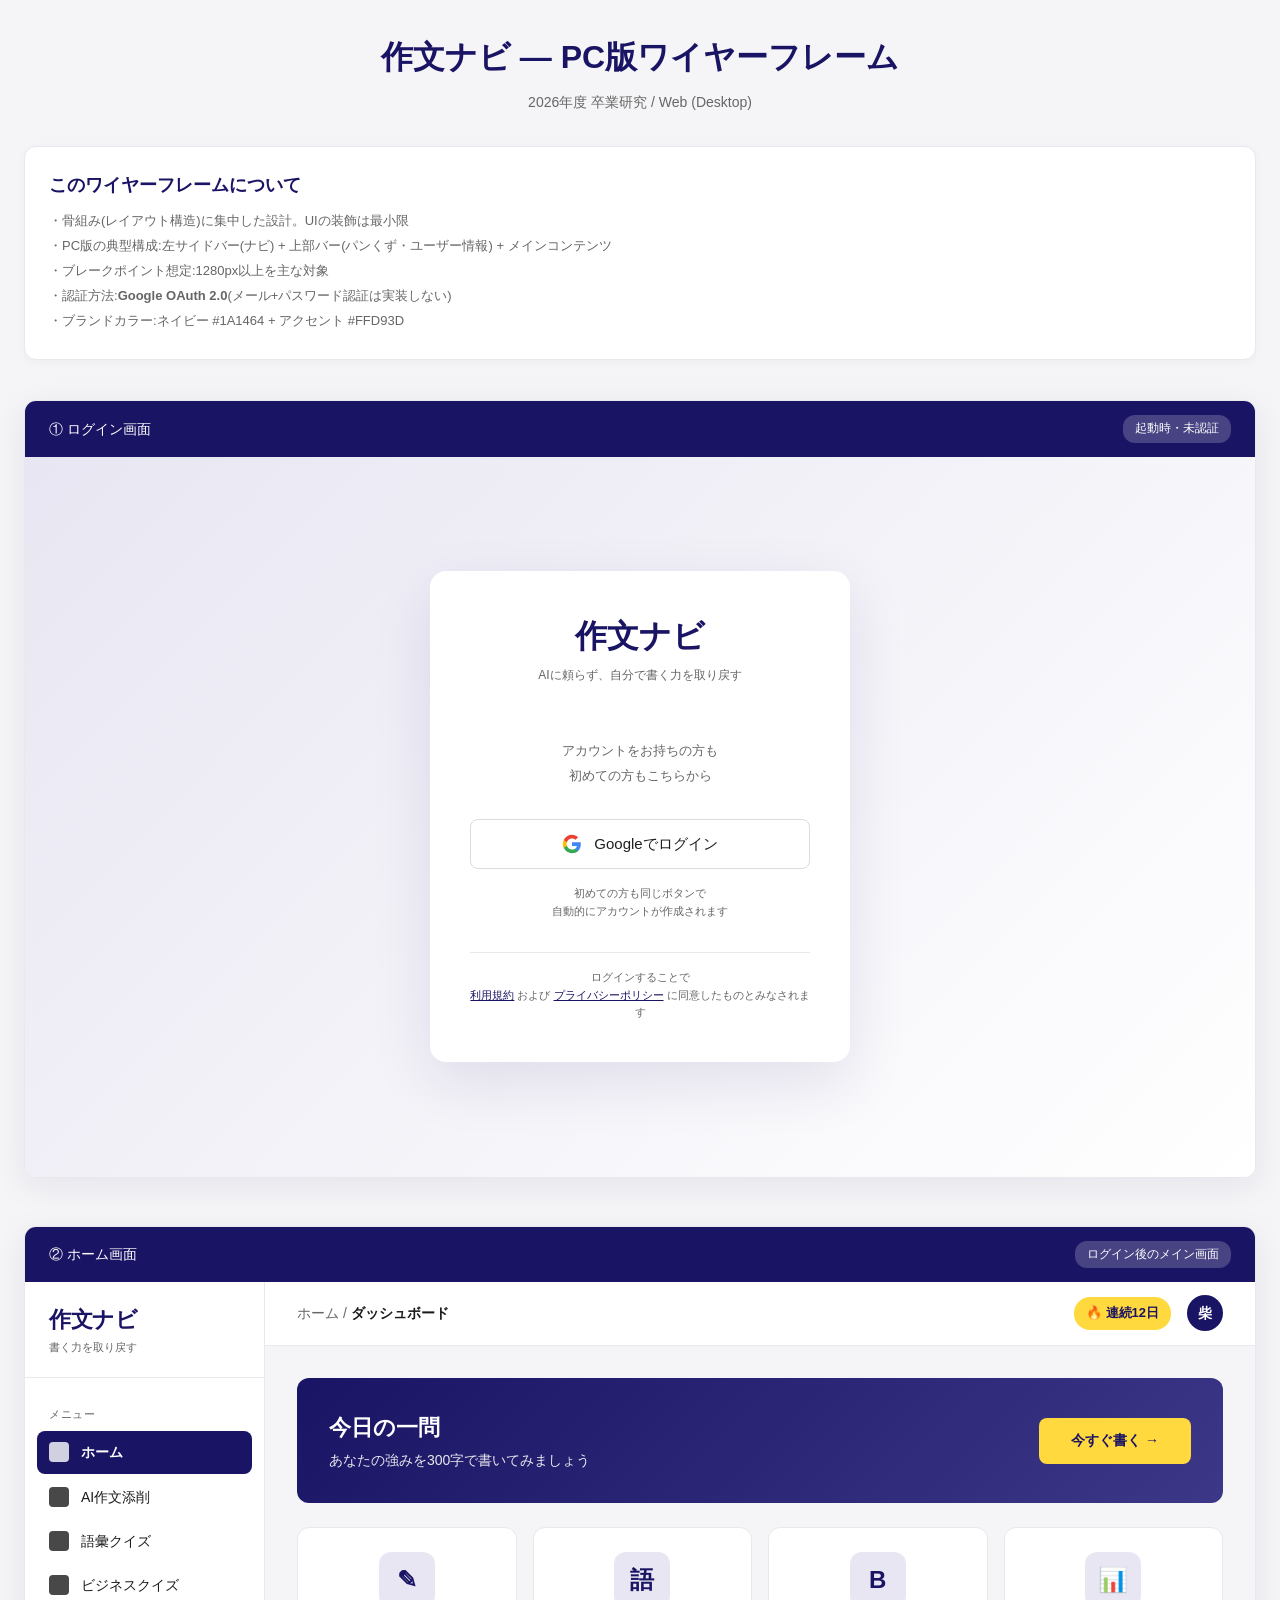
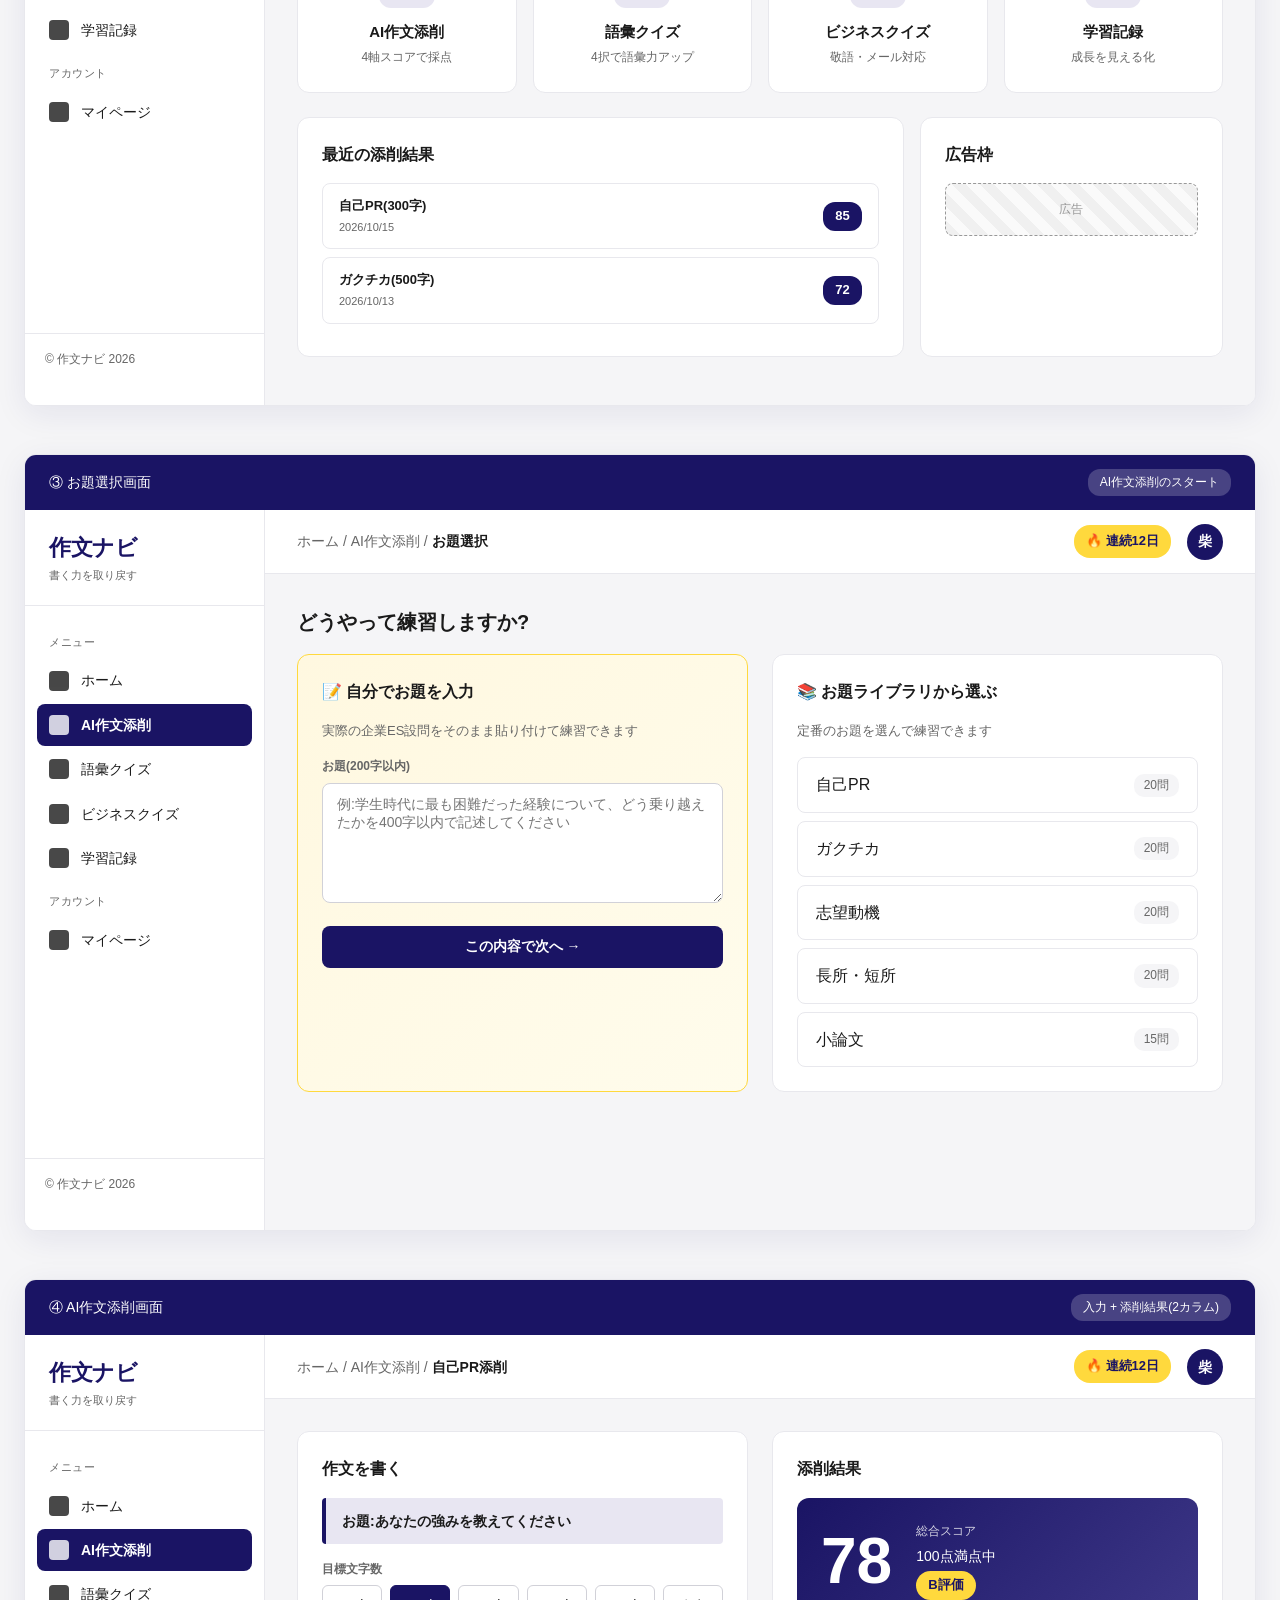
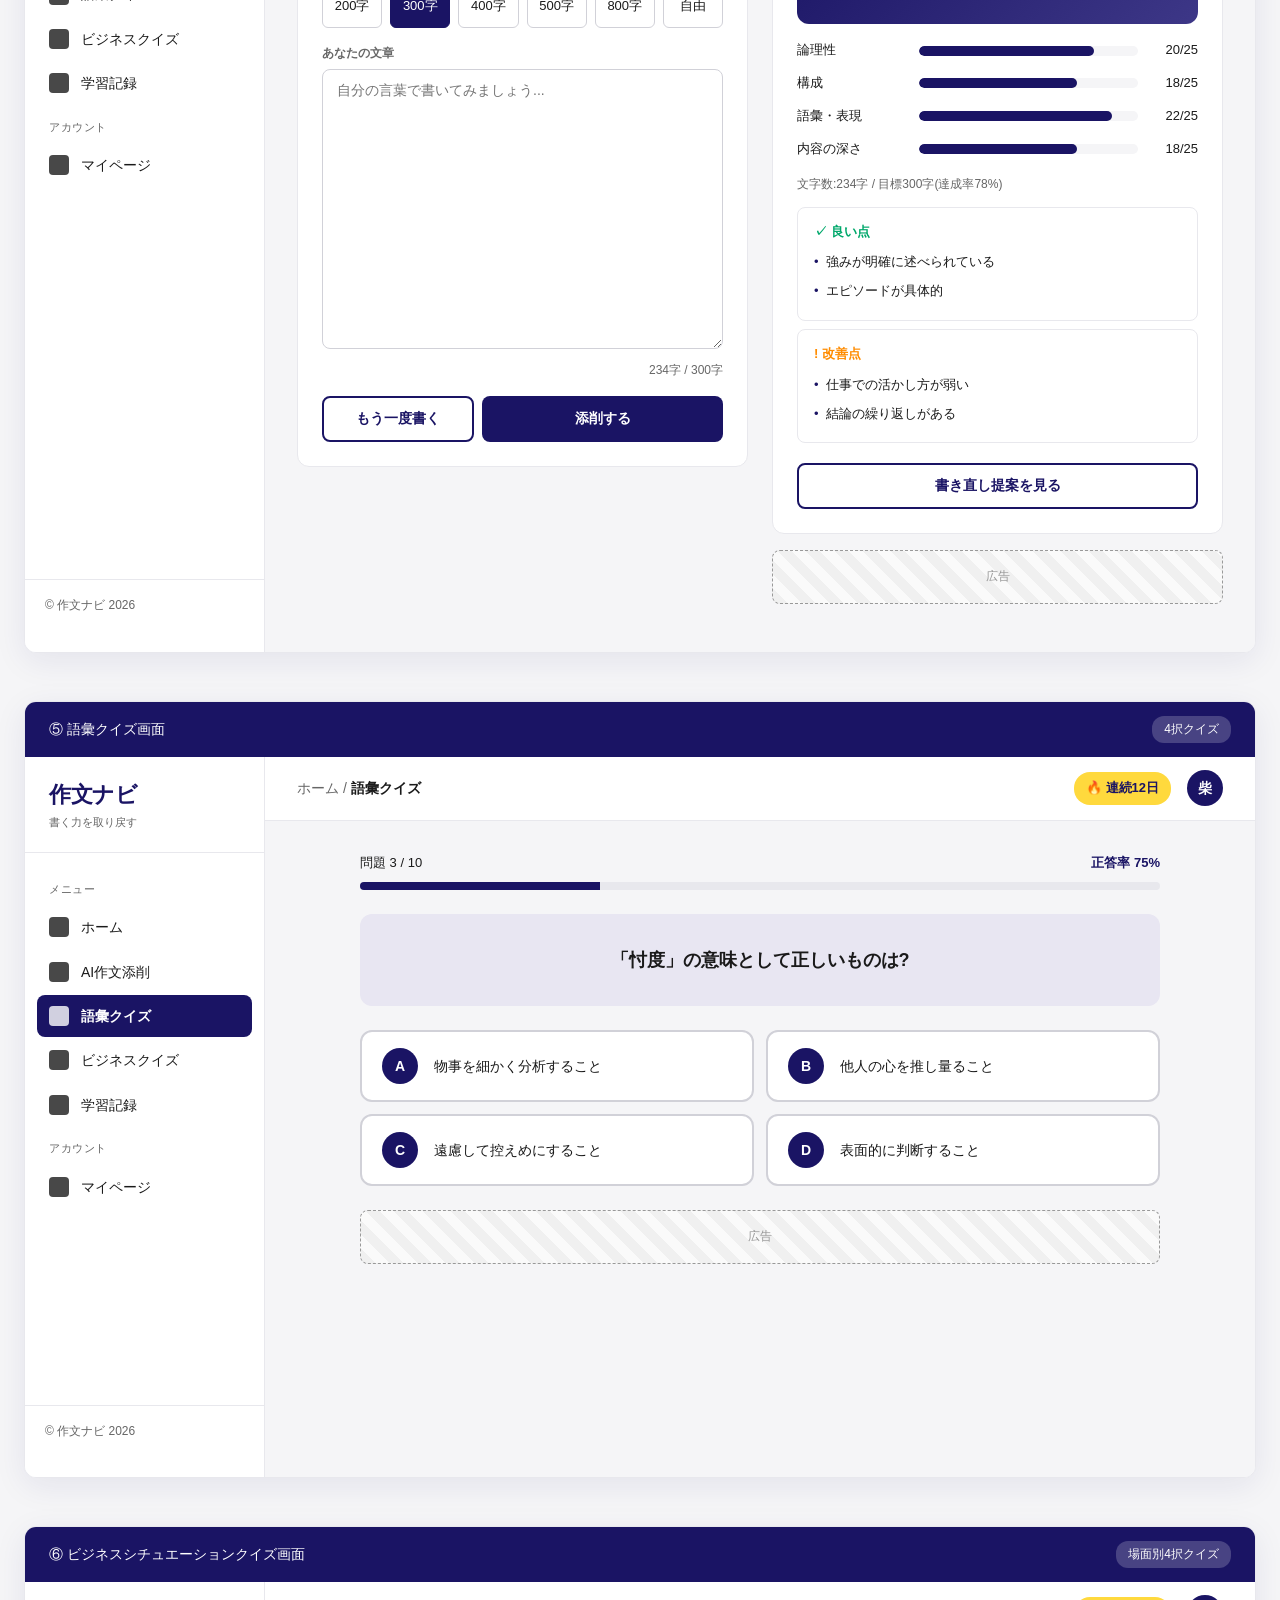
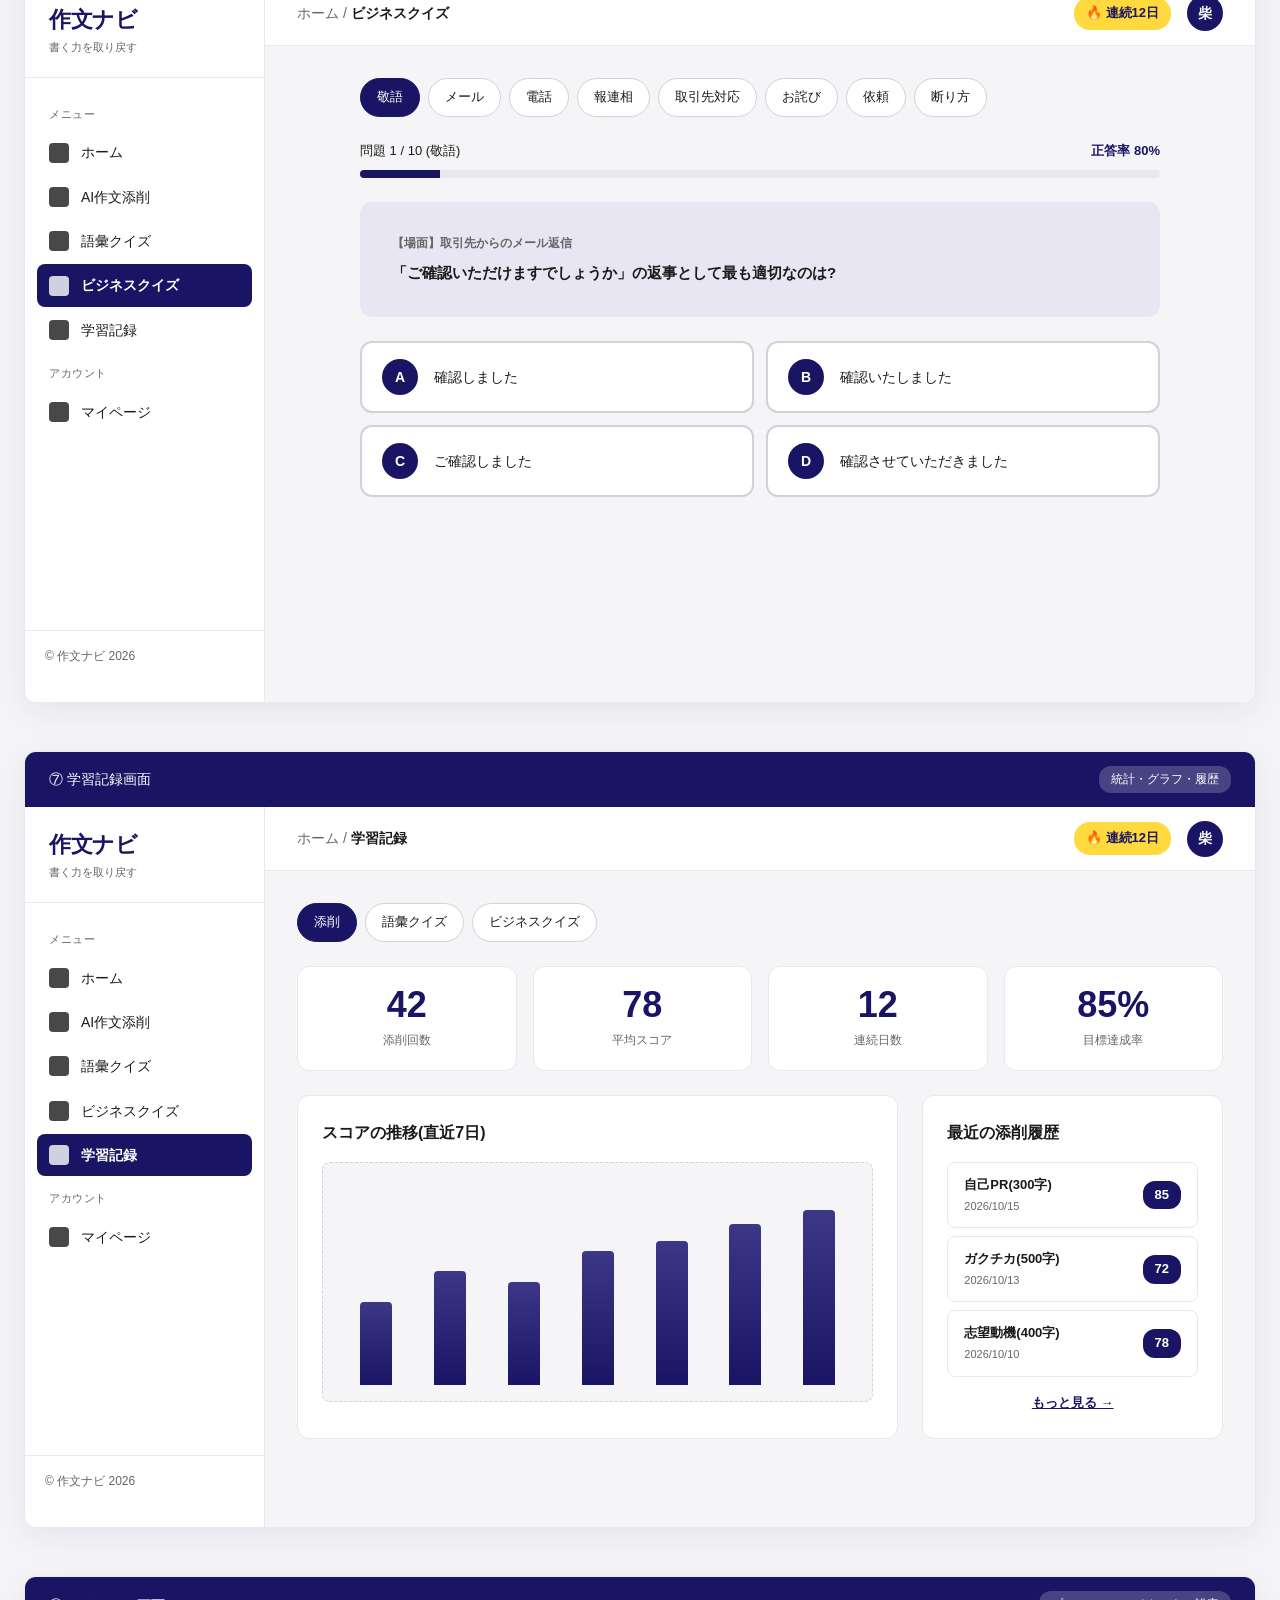
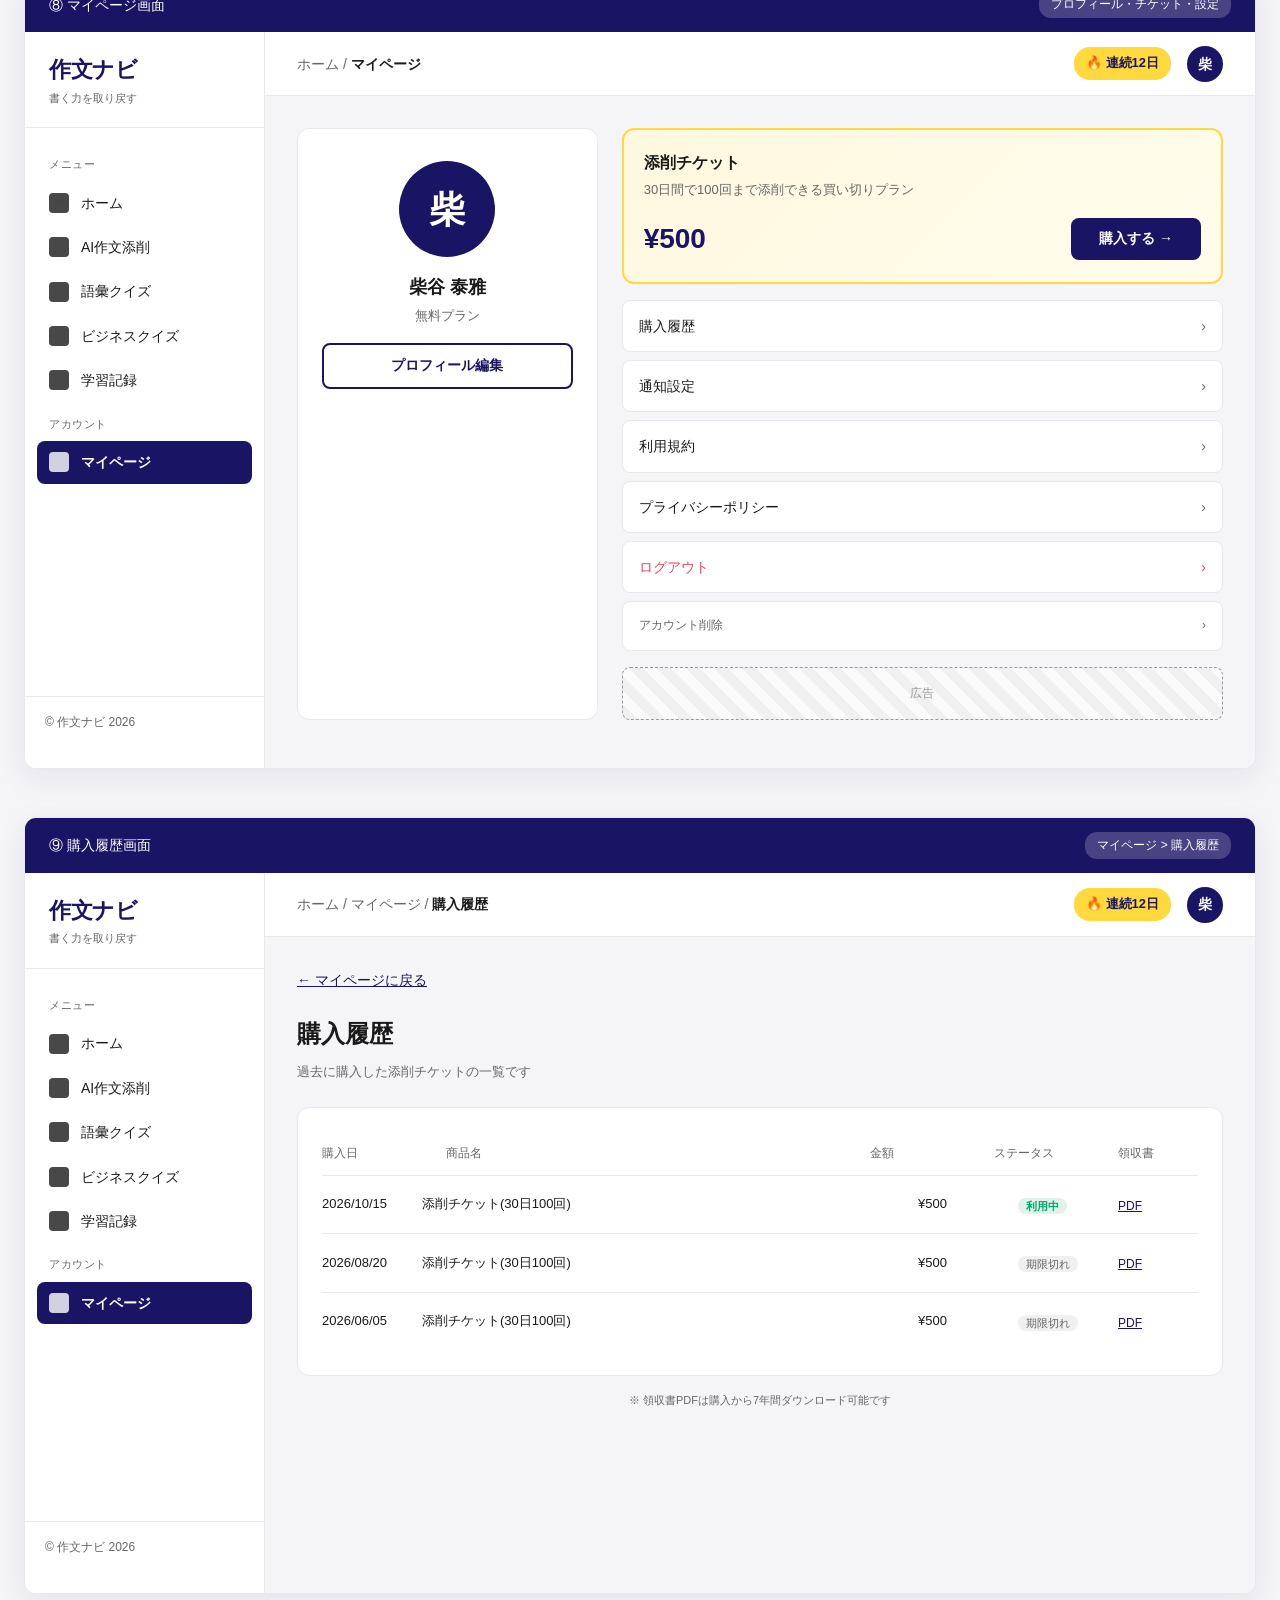
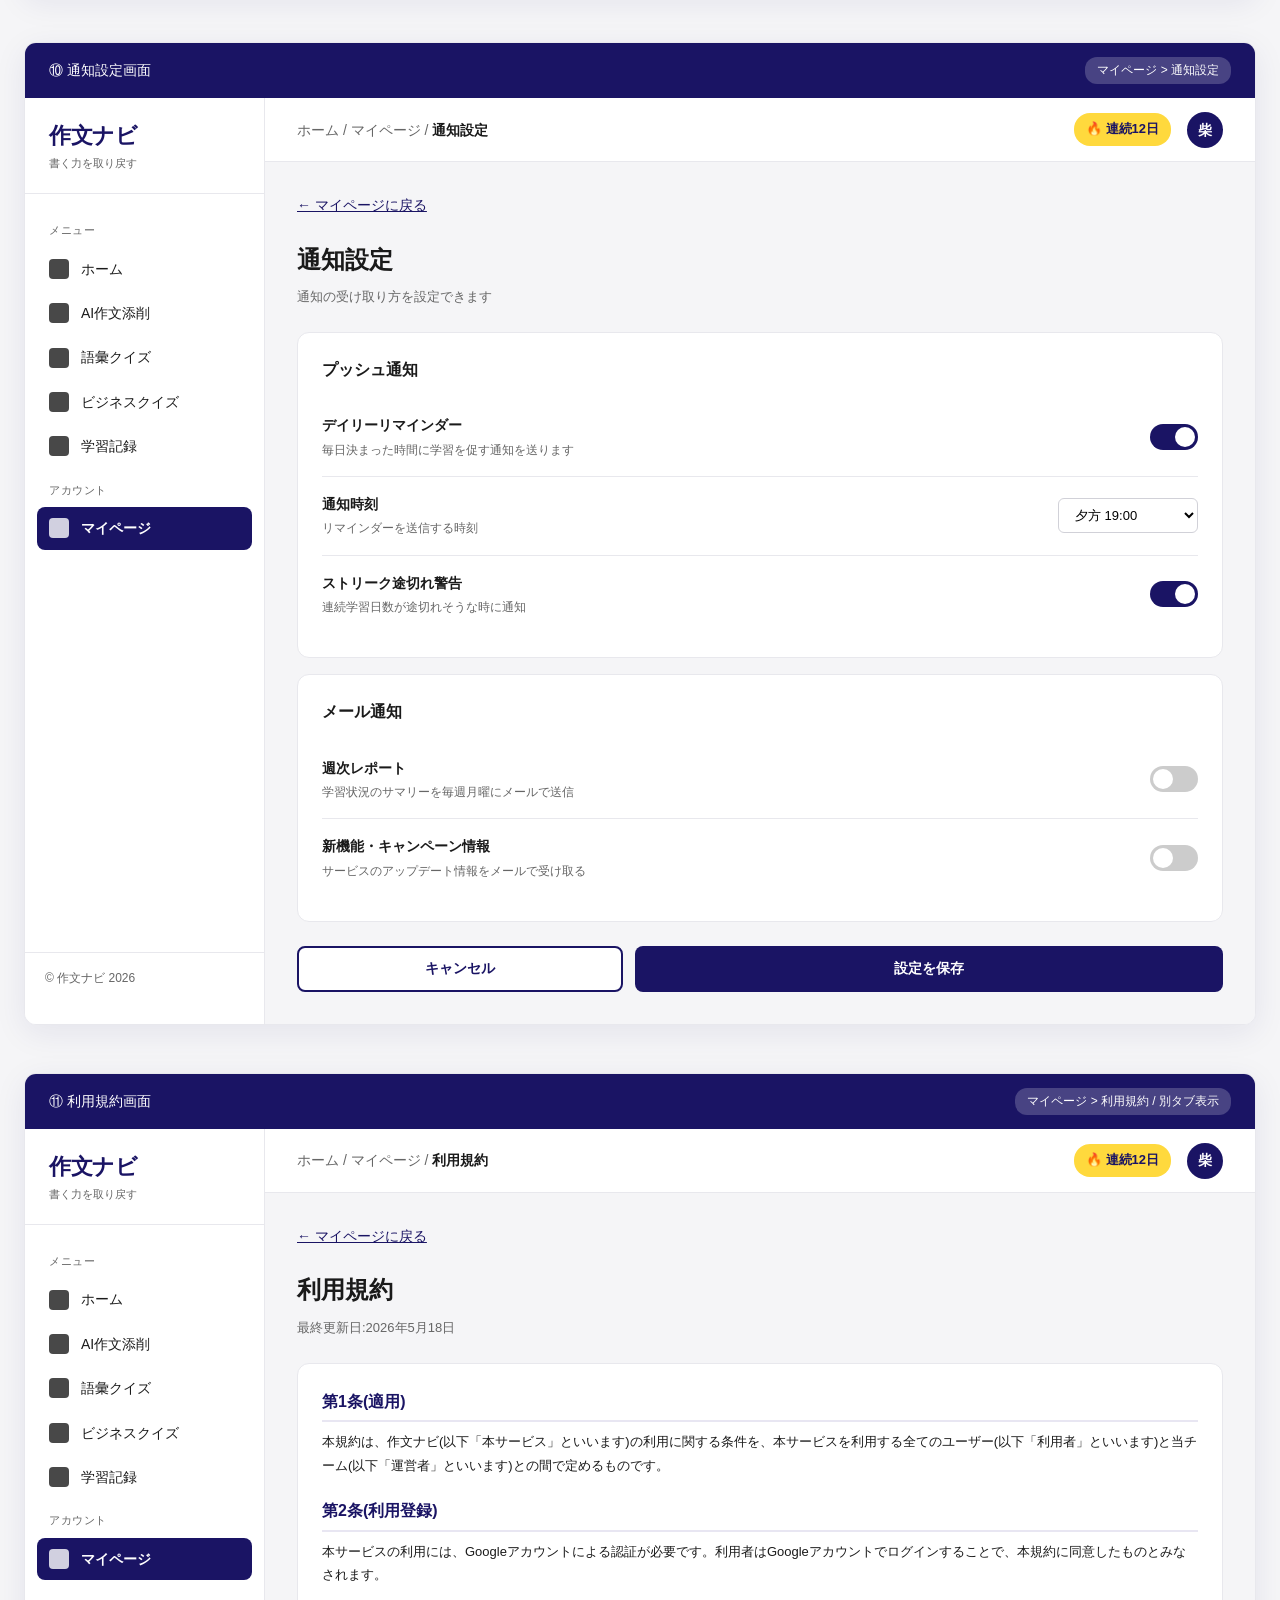
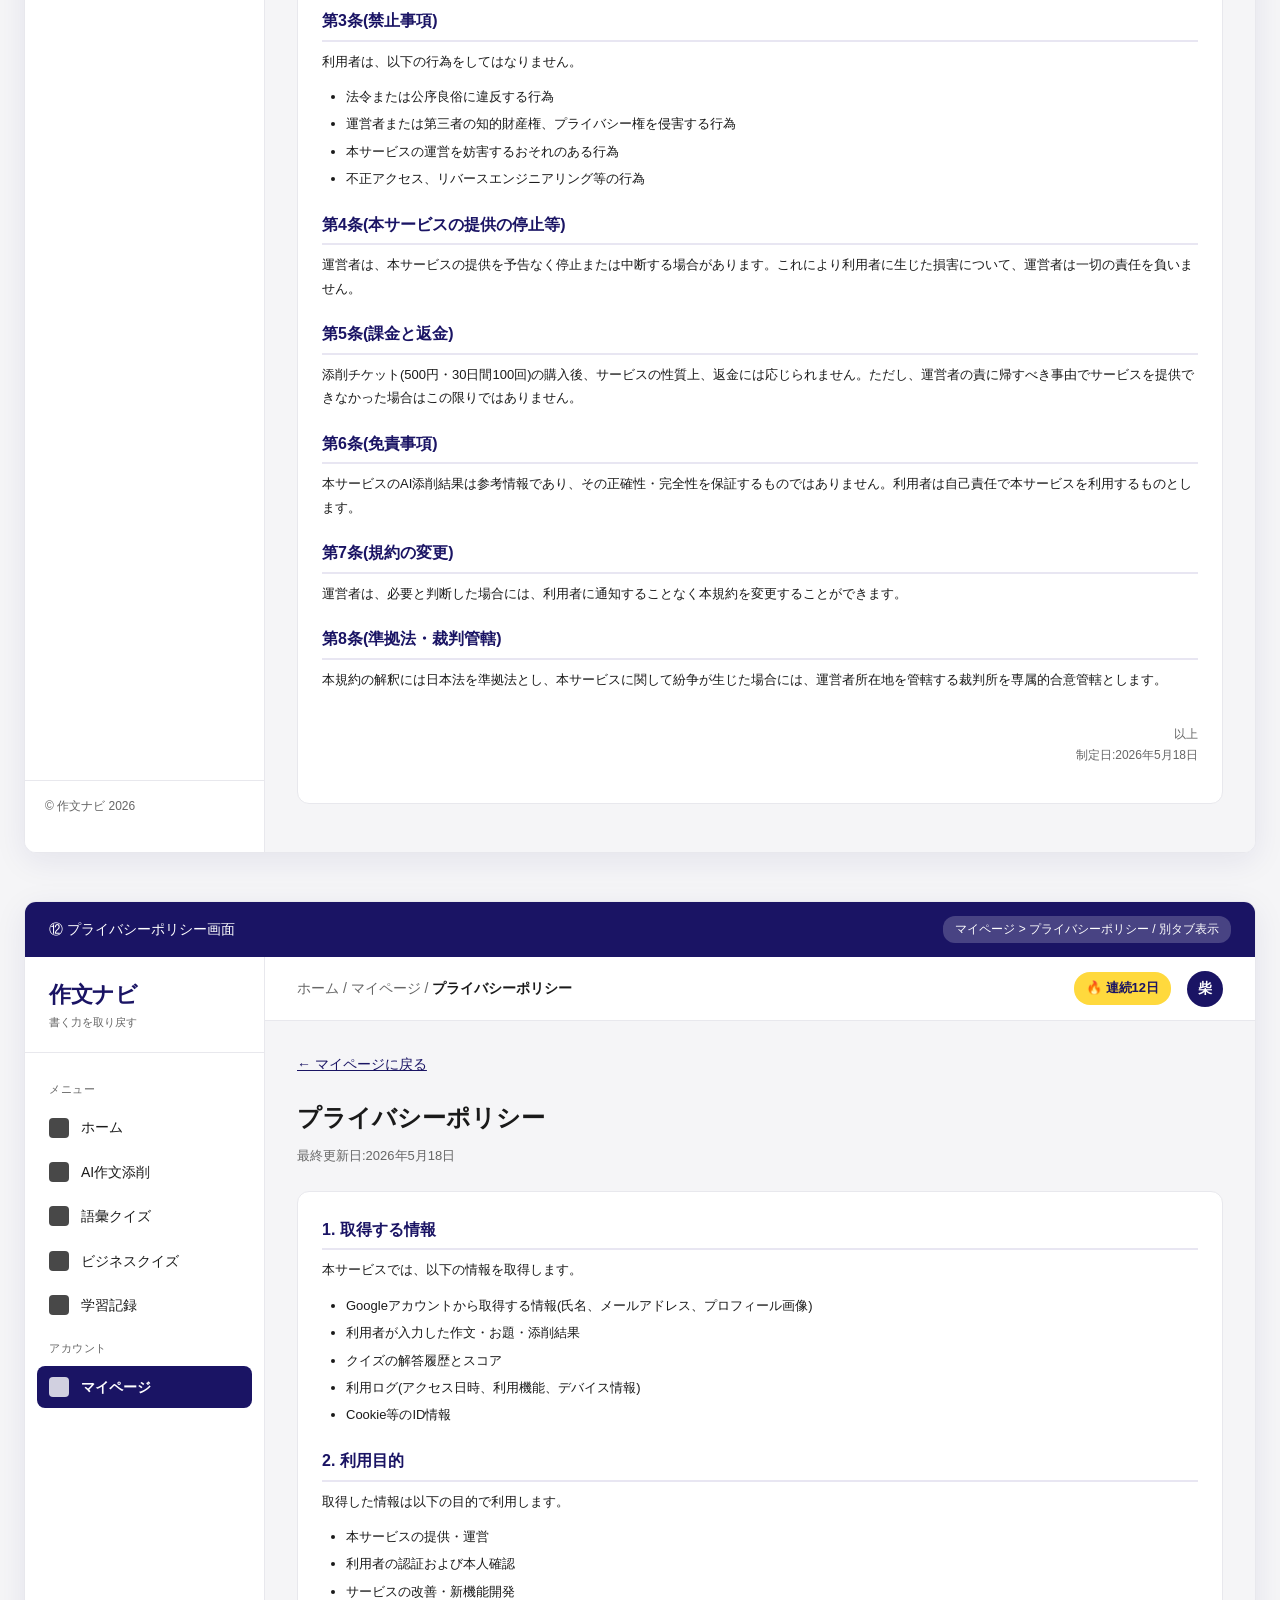
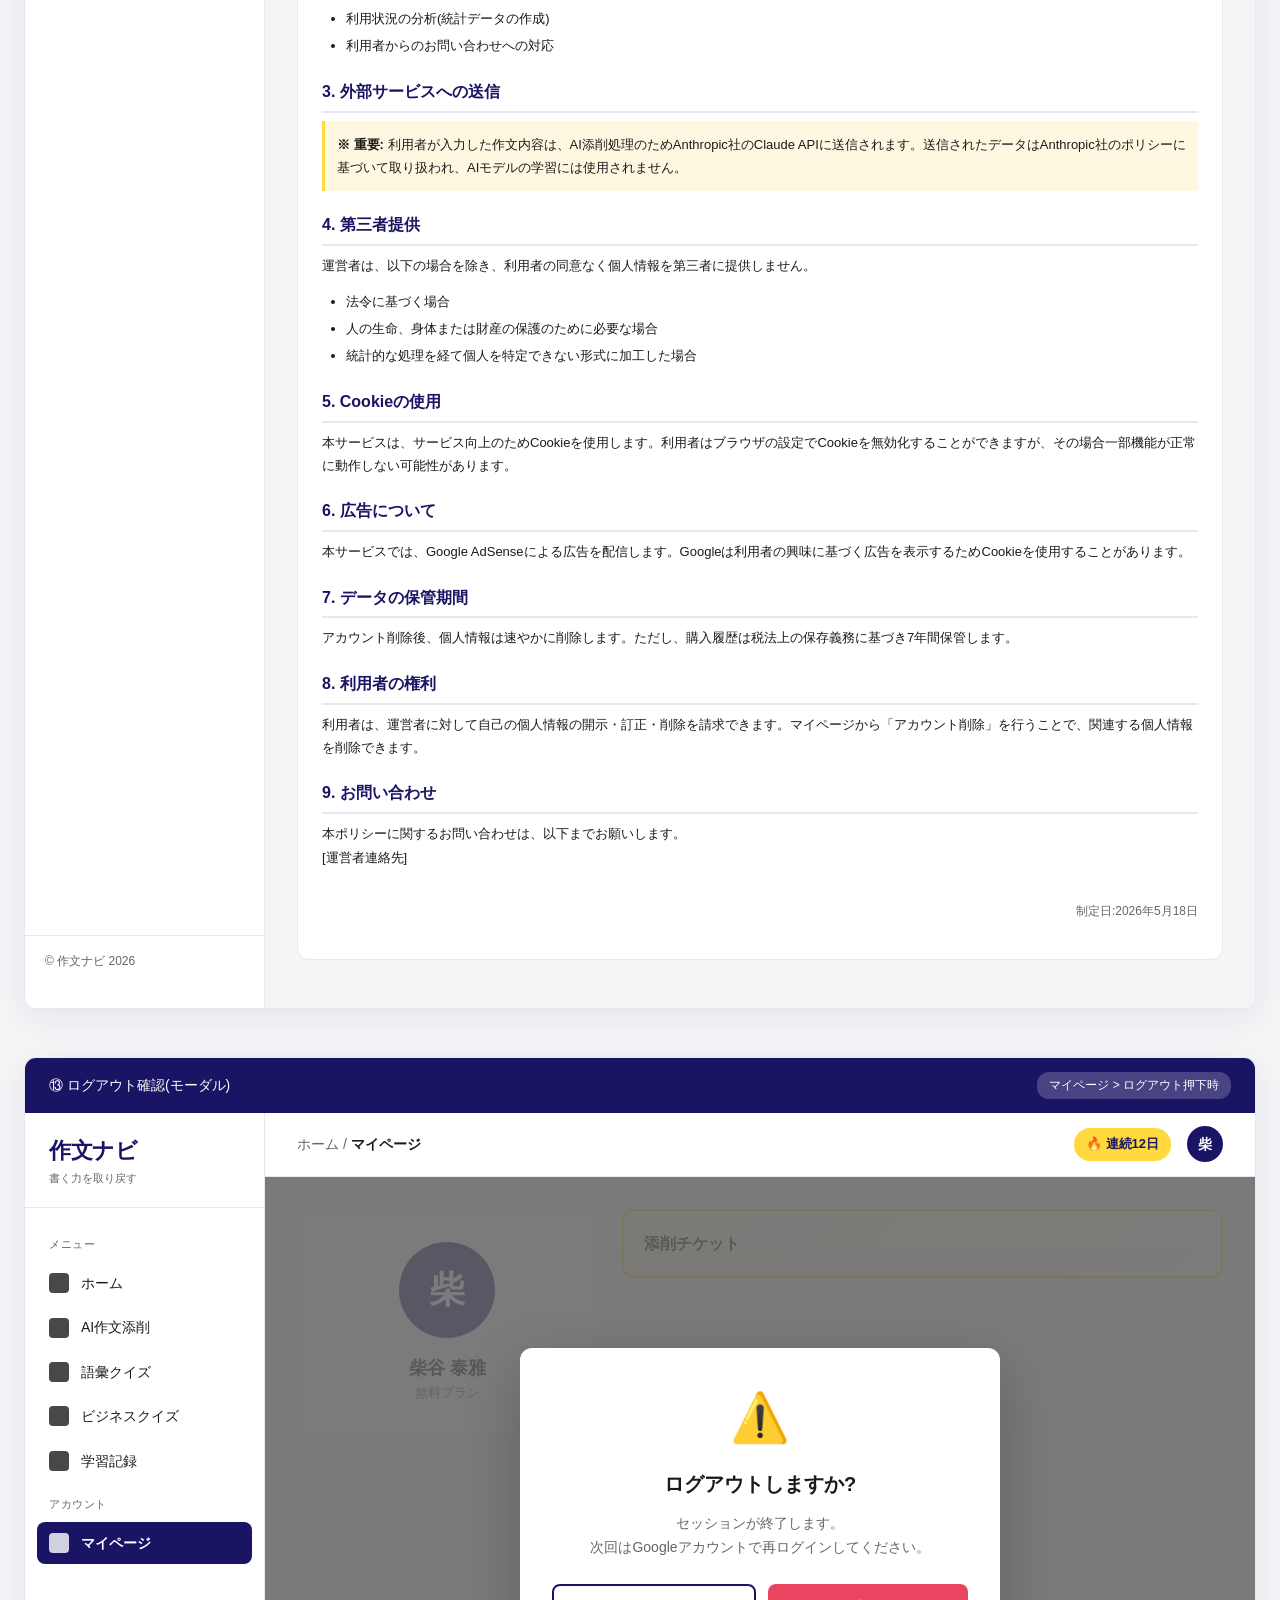
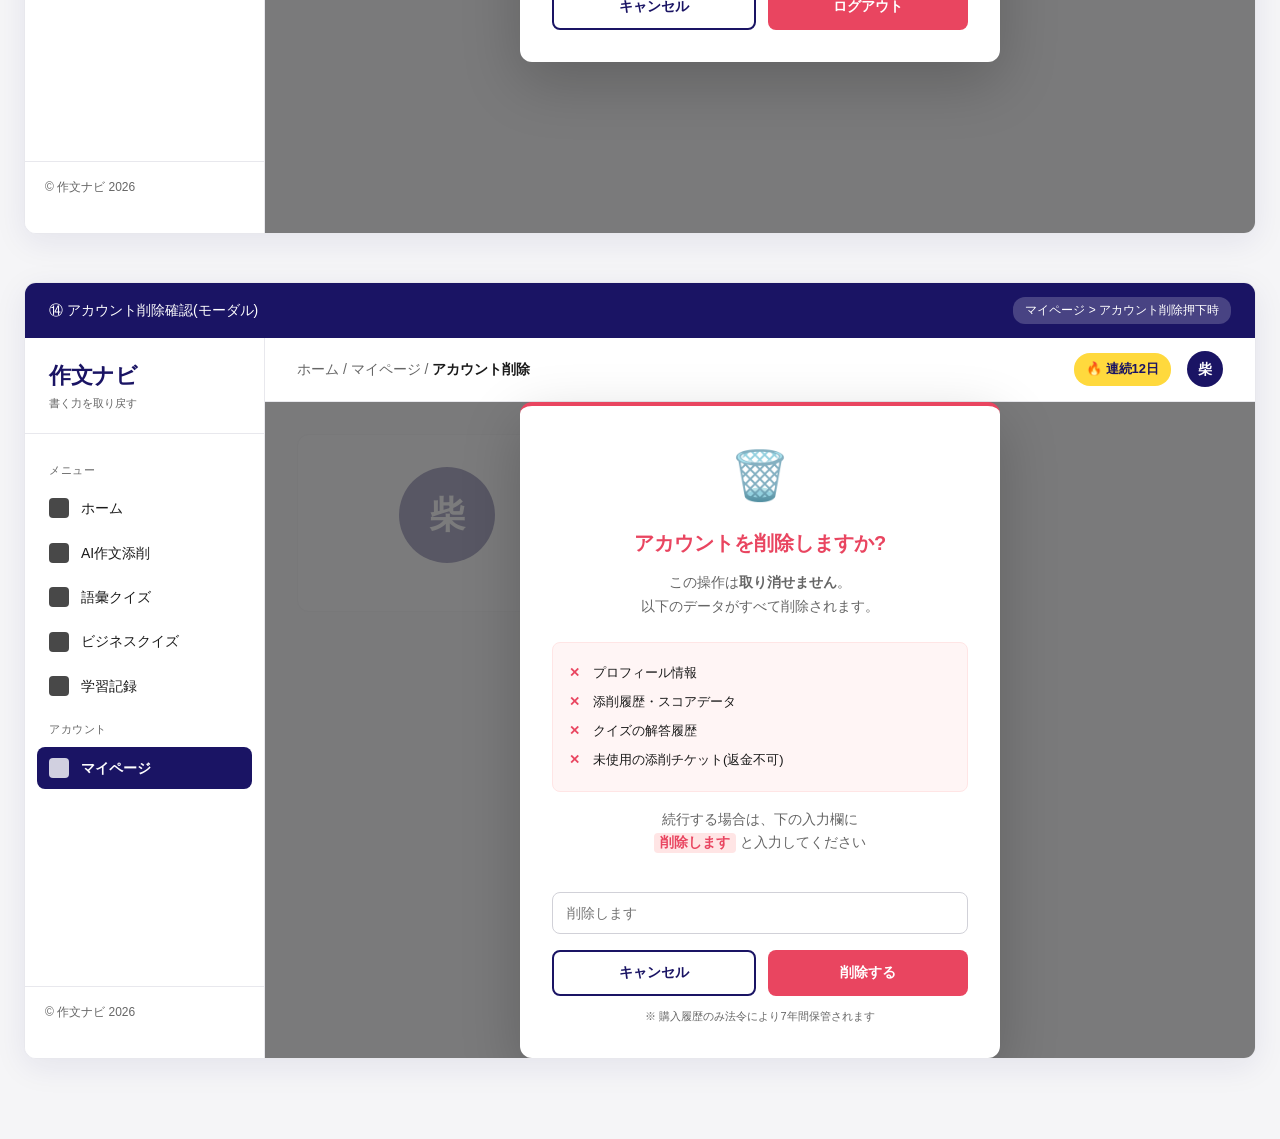
<file: wireframe_pc_v2.html>
<!DOCTYPE html>
<html lang="ja">
<head>
<meta charset="UTF-8">
<title>作文ナビ PC版 ワイヤーフレーム</title>
<style>
  :root {
    --primary: #1A1464;
    --primary-light: #3D3787;
    --primary-soft: #E8E6F2;
    --accent: #FFD93D;
    --bg: #F5F5F7;
    --card-bg: #FFFFFF;
    --text: #1A1A1A;
    --text-sub: #666;
    --border: #D1D1D8;
    --border-light: #E8E8ED;
    --success: #00A86B;
    --warning: #FF8C00;
    --danger: #E94560;

    --sidebar-w: 240px;
    --header-h: 64px;
  }

  * { box-sizing: border-box; margin: 0; padding: 0; }

  body {
    font-family: 'Hiragino Sans', 'Yu Gothic', 'Meiryo', sans-serif;
    background: var(--bg);
    color: var(--text);
    line-height: 1.6;
    padding: 32px 24px;
  }

  h1.doc-title {
    font-size: 32px;
    color: var(--primary);
    margin-bottom: 8px;
    text-align: center;
    font-weight: 700;
  }

  .doc-subtitle {
    text-align: center;
    color: var(--text-sub);
    margin-bottom: 32px;
    font-size: 14px;
  }

  .legend {
    background: white;
    padding: 24px;
    border-radius: 12px;
    margin: 0 auto 40px;
    max-width: 1400px;
    box-shadow: 0 2px 8px rgba(0,0,0,0.04);
    border: 1px solid var(--border-light);
  }

  .legend h3 {
    color: var(--primary);
    margin-bottom: 12px;
    font-size: 18px;
  }

  .legend p {
    font-size: 13px;
    color: var(--text-sub);
    margin-bottom: 4px;
  }

  /* 各画面のフレーム */
  .screen-wrap {
    max-width: 1400px;
    margin: 0 auto 48px;
    background: white;
    border-radius: 12px;
    overflow: hidden;
    box-shadow: 0 8px 32px rgba(26, 20, 100, 0.08);
    border: 1px solid var(--border-light);
  }

  .screen-tag {
    background: var(--primary);
    color: white;
    padding: 14px 24px;
    display: flex;
    justify-content: space-between;
    align-items: center;
    font-size: 14px;
  }

  .screen-tag .tag-id {
    background: rgba(255,255,255,0.2);
    padding: 4px 12px;
    border-radius: 12px;
    font-size: 12px;
  }

  /* ============ アプリ本体 ============ */
  .app {
    display: grid;
    grid-template-columns: var(--sidebar-w) 1fr;
    min-height: 720px;
    background: var(--bg);
  }

  /* サイドバー */
  .sidebar {
    background: white;
    border-right: 1px solid var(--border-light);
    padding: 20px 0;
    display: flex;
    flex-direction: column;
  }

  .sidebar-logo {
    padding: 0 24px 20px;
    border-bottom: 1px solid var(--border-light);
    margin-bottom: 16px;
  }

  .sidebar-logo .logo-text {
    font-weight: 700;
    color: var(--primary);
    font-size: 22px;
    letter-spacing: -0.02em;
  }

  .sidebar-logo .logo-sub {
    font-size: 11px;
    color: var(--text-sub);
    margin-top: 2px;
  }

  .sidebar-nav {
    flex: 1;
    padding: 0 12px;
  }

  .sidebar-section-title {
    font-size: 11px;
    text-transform: uppercase;
    color: var(--text-sub);
    padding: 12px 12px 8px;
    letter-spacing: 0.05em;
  }

  .nav-item {
    padding: 10px 12px;
    border-radius: 8px;
    color: var(--text);
    font-size: 14px;
    margin-bottom: 2px;
    display: flex;
    align-items: center;
    gap: 12px;
    cursor: pointer;
  }

  .nav-item:hover {
    background: var(--primary-soft);
  }

  .nav-item.active {
    background: var(--primary);
    color: white;
    font-weight: 600;
  }

  .nav-icon {
    width: 20px;
    height: 20px;
    background: currentColor;
    opacity: 0.8;
    border-radius: 4px;
    flex-shrink: 0;
  }

  .sidebar-footer {
    padding: 16px 20px;
    border-top: 1px solid var(--border-light);
    font-size: 12px;
    color: var(--text-sub);
  }

  /* メイン */
  .main {
    overflow: hidden;
  }

  .topbar {
    height: var(--header-h);
    background: white;
    border-bottom: 1px solid var(--border-light);
    display: flex;
    align-items: center;
    justify-content: space-between;
    padding: 0 32px;
  }

  .breadcrumb {
    font-size: 14px;
    color: var(--text-sub);
  }

  .breadcrumb .current {
    color: var(--text);
    font-weight: 600;
  }

  .topbar-actions {
    display: flex;
    align-items: center;
    gap: 16px;
  }

  .topbar-streak {
    background: var(--accent);
    color: var(--primary);
    padding: 6px 12px;
    border-radius: 16px;
    font-size: 13px;
    font-weight: 600;
  }

  .topbar-avatar {
    width: 36px;
    height: 36px;
    background: var(--primary);
    color: white;
    border-radius: 50%;
    display: flex;
    align-items: center;
    justify-content: center;
    font-weight: 700;
    font-size: 14px;
  }

  .main-content {
    padding: 32px;
    overflow-y: auto;
  }

  /* 共通パーツ */
  .card {
    background: white;
    border: 1px solid var(--border-light);
    border-radius: 12px;
    padding: 24px;
    margin-bottom: 16px;
  }

  .card-title {
    font-size: 16px;
    font-weight: 700;
    color: var(--text);
    margin-bottom: 16px;
    display: flex;
    justify-content: space-between;
    align-items: center;
  }

  .label {
    font-size: 12px;
    color: var(--text-sub);
    margin-bottom: 6px;
    display: block;
    font-weight: 600;
  }

  .input-field, .textarea-field {
    width: 100%;
    padding: 12px 14px;
    border: 1px solid var(--border);
    border-radius: 8px;
    font-size: 14px;
    margin-bottom: 16px;
    font-family: inherit;
  }

  .textarea-field {
    min-height: 280px;
    resize: vertical;
  }

  .char-counter {
    text-align: right;
    font-size: 12px;
    color: var(--text-sub);
    margin-top: -12px;
    margin-bottom: 16px;
  }

  .btn {
    padding: 12px 28px;
    background: var(--primary);
    color: white;
    border: none;
    border-radius: 8px;
    font-size: 14px;
    font-weight: 600;
    cursor: pointer;
  }

  .btn-outline {
    background: white;
    color: var(--primary);
    border: 2px solid var(--primary);
  }

  .btn-large {
    padding: 14px 36px;
    font-size: 15px;
  }

  .ad-banner {
    background: repeating-linear-gradient(
      45deg,
      #f0f0f0,
      #f0f0f0 10px,
      #fafafa 10px,
      #fafafa 20px
    );
    border: 1px dashed #999;
    padding: 16px;
    text-align: center;
    color: #999;
    border-radius: 8px;
    margin-bottom: 16px;
    font-size: 12px;
  }

  /* ============ ホーム画面 ============ */
  .hero-card {
    background: linear-gradient(135deg, var(--primary), var(--primary-light));
    color: white;
    padding: 32px;
    border-radius: 12px;
    margin-bottom: 24px;
    display: grid;
    grid-template-columns: 1fr auto;
    align-items: center;
    gap: 24px;
  }

  .hero-card h2 {
    font-size: 22px;
    margin-bottom: 4px;
  }

  .hero-card p {
    opacity: 0.9;
    font-size: 14px;
  }

  .hero-card-btn {
    background: var(--accent);
    color: var(--primary);
    padding: 14px 32px;
    border-radius: 8px;
    font-weight: 700;
    font-size: 14px;
    cursor: pointer;
    border: none;
  }

  .feature-grid {
    display: grid;
    grid-template-columns: repeat(4, 1fr);
    gap: 16px;
    margin-bottom: 24px;
  }

  .feature-card {
    background: white;
    border: 1px solid var(--border-light);
    border-radius: 12px;
    padding: 24px 20px;
    cursor: pointer;
    text-align: center;
  }

  .feature-card:hover {
    border-color: var(--primary);
  }

  .feature-icon {
    width: 56px;
    height: 56px;
    background: var(--primary-soft);
    border-radius: 12px;
    margin: 0 auto 12px;
    display: flex;
    align-items: center;
    justify-content: center;
    color: var(--primary);
    font-size: 24px;
    font-weight: 700;
  }

  .feature-name {
    font-weight: 700;
    font-size: 15px;
    margin-bottom: 4px;
  }

  .feature-desc {
    font-size: 12px;
    color: var(--text-sub);
  }

  .home-bottom-grid {
    display: grid;
    grid-template-columns: 2fr 1fr;
    gap: 16px;
  }

  /* ============ お題選択 ============ */
  .topic-layout {
    display: grid;
    grid-template-columns: 1fr 1fr;
    gap: 24px;
  }

  .topic-option-card {
    background: white;
    border: 1px solid var(--border-light);
    border-radius: 12px;
    padding: 24px;
  }

  .topic-option-card.free {
    background: linear-gradient(135deg, #FFF8E0, #FFFCEC);
    border-color: var(--accent);
  }

  .category-list {
    display: grid;
    gap: 8px;
  }

  .category-item {
    background: white;
    border: 1px solid var(--border-light);
    border-radius: 8px;
    padding: 14px 18px;
    display: flex;
    justify-content: space-between;
    align-items: center;
    cursor: pointer;
  }

  .category-item:hover { border-color: var(--primary); }

  .category-count {
    font-size: 12px;
    color: var(--text-sub);
    background: var(--bg);
    padding: 2px 10px;
    border-radius: 10px;
  }

  /* ============ AI作文添削画面 ============ */
  .essay-layout {
    display: grid;
    grid-template-columns: 1fr 1fr;
    gap: 24px;
  }

  .char-options {
    display: grid;
    grid-template-columns: repeat(6, 1fr);
    gap: 8px;
    margin-bottom: 16px;
  }

  .char-option {
    padding: 10px;
    border: 1px solid var(--border);
    border-radius: 6px;
    text-align: center;
    font-size: 13px;
    cursor: pointer;
    background: white;
  }

  .char-option.selected {
    background: var(--primary);
    color: white;
    border-color: var(--primary);
  }

  .topic-display {
    background: var(--primary-soft);
    border-left: 4px solid var(--primary);
    padding: 12px 16px;
    border-radius: 4px;
    font-size: 14px;
    font-weight: 600;
    margin-bottom: 16px;
  }

  /* 添削結果 */
  .score-hero {
    background: linear-gradient(135deg, var(--primary), var(--primary-light));
    color: white;
    padding: 24px;
    border-radius: 12px;
    margin-bottom: 16px;
    display: grid;
    grid-template-columns: auto 1fr;
    gap: 24px;
    align-items: center;
  }

  .score-number {
    font-size: 64px;
    font-weight: 700;
    line-height: 1;
  }

  .score-info {
    display: flex;
    flex-direction: column;
    gap: 4px;
  }

  .score-rank {
    display: inline-block;
    background: var(--accent);
    color: var(--primary);
    padding: 4px 12px;
    border-radius: 16px;
    font-weight: 700;
    font-size: 13px;
    width: fit-content;
  }

  .score-bars {
    display: grid;
    gap: 12px;
    margin-bottom: 16px;
  }

  .score-bar-item {
    display: grid;
    grid-template-columns: 110px 1fr 48px;
    align-items: center;
    gap: 12px;
    font-size: 13px;
  }

  .score-bar-track {
    background: var(--bg);
    height: 10px;
    border-radius: 5px;
    overflow: hidden;
  }

  .score-bar-fill {
    background: var(--primary);
    height: 100%;
    border-radius: 5px;
  }

  .feedback-section {
    background: white;
    border: 1px solid var(--border-light);
    border-radius: 8px;
    padding: 14px 16px;
    margin-bottom: 8px;
  }

  .feedback-title {
    font-weight: 700;
    margin-bottom: 6px;
    font-size: 13px;
  }

  .feedback-good { color: var(--success); }
  .feedback-improve { color: var(--warning); }

  .feedback-list {
    list-style: none;
    padding: 0;
  }

  .feedback-list li {
    padding: 4px 0 4px 12px;
    font-size: 13px;
    position: relative;
  }

  .feedback-list li:before {
    content: "•";
    position: absolute;
    left: 0;
    color: var(--primary);
  }

  /* ============ クイズ ============ */
  .quiz-layout {
    max-width: 800px;
    margin: 0 auto;
  }

  .progress-bar {
    background: var(--border-light);
    height: 8px;
    border-radius: 4px;
    overflow: hidden;
    margin-bottom: 24px;
  }

  .progress-fill {
    background: var(--primary);
    height: 100%;
  }

  .quiz-question {
    background: var(--primary-soft);
    border-radius: 12px;
    padding: 32px;
    margin-bottom: 24px;
    text-align: center;
    font-size: 18px;
    font-weight: 600;
  }

  .quiz-options {
    display: grid;
    grid-template-columns: 1fr 1fr;
    gap: 12px;
  }

  .quiz-option {
    background: white;
    border: 2px solid var(--border);
    border-radius: 12px;
    padding: 16px 20px;
    cursor: pointer;
    display: flex;
    align-items: center;
    gap: 16px;
    font-size: 14px;
  }

  .quiz-option:hover { border-color: var(--primary); }

  .quiz-option-letter {
    width: 36px;
    height: 36px;
    background: var(--primary);
    color: white;
    border-radius: 50%;
    display: flex;
    align-items: center;
    justify-content: center;
    font-weight: 700;
    flex-shrink: 0;
  }

  .quiz-tabs {
    display: flex;
    gap: 8px;
    margin-bottom: 24px;
    flex-wrap: wrap;
  }

  .quiz-tab {
    padding: 8px 16px;
    background: white;
    border: 1px solid var(--border);
    border-radius: 20px;
    font-size: 13px;
    cursor: pointer;
  }

  .quiz-tab.active {
    background: var(--primary);
    color: white;
    border-color: var(--primary);
  }

  /* ============ 学習記録 ============ */
  .stats-grid {
    display: grid;
    grid-template-columns: repeat(4, 1fr);
    gap: 16px;
    margin-bottom: 24px;
  }

  .stat-card {
    background: white;
    border: 1px solid var(--border-light);
    border-radius: 12px;
    padding: 20px;
    text-align: center;
  }

  .stat-value {
    font-size: 36px;
    font-weight: 700;
    color: var(--primary);
    line-height: 1;
    margin-bottom: 8px;
  }

  .stat-label {
    font-size: 12px;
    color: var(--text-sub);
  }

  .record-layout {
    display: grid;
    grid-template-columns: 2fr 1fr;
    gap: 24px;
  }

  .chart-placeholder {
    background: var(--bg);
    border: 1px dashed var(--border);
    border-radius: 8px;
    height: 240px;
    display: flex;
    align-items: end;
    justify-content: space-around;
    padding: 16px;
  }

  .chart-bar {
    width: 32px;
    background: linear-gradient(to top, var(--primary), var(--primary-light));
    border-radius: 4px 4px 0 0;
  }

  .history-item {
    background: white;
    border: 1px solid var(--border-light);
    border-radius: 8px;
    padding: 12px 16px;
    margin-bottom: 8px;
    display: flex;
    justify-content: space-between;
    align-items: center;
  }

  .history-title { font-size: 13px; font-weight: 600; }
  .history-meta { font-size: 11px; color: var(--text-sub); margin-top: 2px; }
  .history-score {
    background: var(--primary);
    color: white;
    padding: 4px 12px;
    border-radius: 12px;
    font-weight: 700;
    font-size: 13px;
  }

  /* ============ マイページ ============ */
  .profile-layout {
    display: grid;
    grid-template-columns: 1fr 2fr;
    gap: 24px;
  }

  .profile-card {
    text-align: center;
    padding: 32px 24px;
  }

  .avatar-large {
    width: 96px;
    height: 96px;
    background: var(--primary);
    color: white;
    border-radius: 50%;
    margin: 0 auto 16px;
    display: flex;
    align-items: center;
    justify-content: center;
    font-size: 36px;
    font-weight: 700;
  }

  .ticket-card {
    background: linear-gradient(135deg, #FFF8E0, #FFFCEC);
    border: 2px solid var(--accent);
    border-radius: 12px;
    padding: 20px;
    margin-bottom: 16px;
  }

  .menu-list {
    list-style: none;
    padding: 0;
  }

  .menu-list li {
    padding: 14px 16px;
    background: white;
    border: 1px solid var(--border-light);
    border-radius: 8px;
    margin-bottom: 8px;
    display: flex;
    justify-content: space-between;
    align-items: center;
    font-size: 14px;
    cursor: pointer;
  }

  .menu-list li:hover { border-color: var(--primary); }

  /* ============ ログイン ============ */
  .login-screen {
    min-height: 720px;
    display: flex;
    align-items: center;
    justify-content: center;
    background: linear-gradient(135deg, var(--primary-soft), white);
  }

  .login-box {
    width: 420px;
    background: white;
    padding: 40px;
    border-radius: 16px;
    box-shadow: 0 20px 60px rgba(26, 20, 100, 0.1);
  }

  .login-logo {
    text-align: center;
    margin-bottom: 32px;
  }

  .login-logo .logo-name {
    font-size: 32px;
    font-weight: 700;
    color: var(--primary);
    margin-bottom: 4px;
  }

  .login-logo .logo-tag {
    font-size: 12px;
    color: var(--text-sub);
  }

  .login-tabs {
    display: flex;
    border-bottom: 1px solid var(--border-light);
    margin-bottom: 24px;
  }

  .login-tab {
    flex: 1;
    text-align: center;
    padding: 12px;
    cursor: pointer;
    font-weight: 600;
    color: var(--text-sub);
    border-bottom: 2px solid transparent;
    margin-bottom: -1px;
  }

  .login-tab.active {
    color: var(--primary);
    border-bottom-color: var(--primary);
  }

  .badge-required {
    background: var(--danger);
    color: white;
    padding: 2px 6px;
    border-radius: 4px;
    font-size: 10px;
    margin-left: 6px;
  }

  /* Googleログインボタン(Google公式デザイン準拠) */
  .google-login-btn {
    display: flex;
    align-items: center;
    justify-content: center;
    gap: 12px;
    padding: 14px 24px;
    background: white;
    color: #1f1f1f;
    border: 1px solid #dadce0;
    border-radius: 8px;
    font-size: 15px;
    font-weight: 500;
    font-family: 'Roboto', 'Hiragino Sans', sans-serif;
    cursor: pointer;
    transition: box-shadow 0.2s, background 0.2s;
  }

  .google-login-btn:hover {
    box-shadow: 0 1px 3px rgba(60, 64, 67, 0.15);
    background: #f8f9fa;
  }

  .google-login-btn:active {
    background: #f1f3f4;
  }

  .google-icon {
    display: flex;
    align-items: center;
  }

  /* ============ サブ画面用 ============ */

  /* トグルスイッチ(通知設定) */
  .toggle-row {
    display: flex;
    justify-content: space-between;
    align-items: center;
    padding: 16px 0;
    border-bottom: 1px solid var(--border-light);
    gap: 24px;
  }
  .toggle-row:last-child { border-bottom: none; }

  .toggle-info { flex: 1; }
  .toggle-title { font-weight: 600; font-size: 14px; margin-bottom: 4px; }
  .toggle-desc { font-size: 12px; color: var(--text-sub); }

  .toggle-switch {
    position: relative;
    display: inline-block;
    width: 48px;
    height: 26px;
    flex-shrink: 0;
  }
  .toggle-switch input { opacity: 0; width: 0; height: 0; }
  .toggle-slider {
    position: absolute;
    cursor: pointer;
    top: 0; left: 0; right: 0; bottom: 0;
    background-color: #ccc;
    border-radius: 26px;
    transition: 0.3s;
  }
  .toggle-slider:before {
    content: "";
    position: absolute;
    height: 20px;
    width: 20px;
    left: 3px;
    bottom: 3px;
    background-color: white;
    border-radius: 50%;
    transition: 0.3s;
  }
  .toggle-switch input:checked + .toggle-slider {
    background-color: var(--primary);
  }
  .toggle-switch input:checked + .toggle-slider:before {
    transform: translateX(22px);
  }

  /* セレクトボックス */
  .select-field {
    padding: 8px 12px;
    border: 1px solid var(--border);
    border-radius: 6px;
    font-size: 13px;
    background: white;
    cursor: pointer;
    min-width: 140px;
  }

  /* 利用規約・プライバシーポリシー */
  .terms-card { line-height: 1.8; }
  .terms-h3 {
    font-size: 16px;
    font-weight: 700;
    color: var(--primary);
    margin: 20px 0 8px;
    padding-bottom: 4px;
    border-bottom: 2px solid var(--primary-soft);
  }
  .terms-h3:first-of-type { margin-top: 0; }
  .terms-p {
    font-size: 13px;
    margin-bottom: 12px;
    color: var(--text);
  }
  .terms-list {
    list-style: disc;
    padding-left: 24px;
    margin-bottom: 12px;
  }
  .terms-list li {
    font-size: 13px;
    margin-bottom: 4px;
  }

  /* モーダル */
  .modal-overlay {
    position: absolute;
    top: var(--header-h);
    left: 0;
    right: 0;
    bottom: 0;
    background: rgba(0, 0, 0, 0.5);
    display: flex;
    align-items: center;
    justify-content: center;
    z-index: 10;
  }

  .modal-box {
    background: white;
    border-radius: 12px;
    padding: 32px;
    width: 480px;
    max-width: 90%;
    box-shadow: 0 20px 60px rgba(0, 0, 0, 0.2);
    text-align: center;
  }

  .modal-icon {
    font-size: 48px;
    margin-bottom: 12px;
  }

  .modal-title {
    font-size: 20px;
    font-weight: 700;
    margin-bottom: 12px;
    color: var(--text);
  }

  .modal-desc {
    font-size: 14px;
    color: var(--text-sub);
    line-height: 1.7;
    margin-bottom: 24px;
  }

  .modal-actions {
    display: flex;
    gap: 12px;
  }

  .modal-danger { border-top: 4px solid var(--danger); }

  .delete-list {
    list-style: none;
    padding: 0;
    background: #FFF5F5;
    border: 1px solid #FFE5E5;
    border-radius: 8px;
    padding: 16px;
    text-align: left;
    margin-bottom: 0;
  }
  .delete-list li {
    font-size: 13px;
    padding: 4px 0 4px 24px;
    position: relative;
    color: var(--text);
  }
  .delete-list li:before {
    content: "✕";
    position: absolute;
    left: 0;
    color: var(--danger);
    font-weight: 700;
  }
</style>
</head>
<body>

<h1 class="doc-title">作文ナビ — PC版ワイヤーフレーム</h1>
<p class="doc-subtitle">2026年度 卒業研究 / Web (Desktop)</p>

<div class="legend">
  <h3>このワイヤーフレームについて</h3>
  <p>・骨組み(レイアウト構造)に集中した設計。UIの装飾は最小限</p>
  <p>・PC版の典型構成:左サイドバー(ナビ) + 上部バー(パンくず・ユーザー情報) + メインコンテンツ</p>
  <p>・ブレークポイント想定:1280px以上を主な対象</p>
  <p>・認証方法:<strong>Google OAuth 2.0</strong>(メール+パスワード認証は実装しない)</p>
  <p>・ブランドカラー:ネイビー #1A1464 + アクセント #FFD93D</p>
</div>

<!-- ============ ① ログイン ============ -->
<div class="screen-wrap">
  <div class="screen-tag">
    <span>① ログイン画面</span>
    <span class="tag-id">起動時・未認証</span>
  </div>
  <div class="login-screen">
    <div class="login-box">
      <div class="login-logo">
        <div class="logo-name">作文ナビ</div>
        <div class="logo-tag">AIに頼らず、自分で書く力を取り戻す</div>
      </div>

      <div style="text-align: center; padding: 24px 0 32px;">
        <div style="font-size: 13px; color: var(--text-sub); margin-bottom: 4px;">アカウントをお持ちの方も</div>
        <div style="font-size: 13px; color: var(--text-sub);">初めての方もこちらから</div>
      </div>

      <!-- Google ログインボタン(Google公式デザイン準拠) -->
      <button class="google-login-btn" style="width: 100%;">
        <span class="google-icon">
          <svg xmlns="http://www.w3.org/2000/svg" width="20" height="20" viewBox="0 0 48 48">
            <path fill="#4285F4" d="M45.12 24.5c0-1.56-.14-3.06-.4-4.5H24v8.51h11.84c-.51 2.75-2.06 5.08-4.39 6.64v5.52h7.11c4.16-3.83 6.56-9.47 6.56-16.17z"/>
            <path fill="#34A853" d="M24 46c5.94 0 10.92-1.97 14.56-5.33l-7.11-5.52c-1.97 1.32-4.49 2.1-7.45 2.1-5.73 0-10.58-3.87-12.31-9.07H4.34v5.7C7.96 41.07 15.4 46 24 46z"/>
            <path fill="#FBBC05" d="M11.69 28.18C11.25 26.86 11 25.45 11 24s.25-2.86.69-4.18v-5.7H4.34C2.85 17.09 2 20.45 2 24c0 3.55.85 6.91 2.34 9.88l7.35-5.7z"/>
            <path fill="#EA4335" d="M24 10.75c3.23 0 6.13 1.11 8.41 3.29l6.31-6.31C34.91 4.18 29.93 2 24 2 15.4 2 7.96 6.93 4.34 14.12l7.35 5.7c1.73-5.2 6.58-9.07 12.31-9.07z"/>
          </svg>
        </span>
        <span>Googleでログイン</span>
      </button>

      <div style="text-align: center; margin-top: 16px; font-size: 11px; color: var(--text-sub); line-height: 1.6;">
        初めての方も同じボタンで<br>自動的にアカウントが作成されます
      </div>

      <div style="border-top: 1px solid var(--border-light); margin-top: 32px; padding-top: 16px; text-align: center; font-size: 11px; color: var(--text-sub);">
        ログインすることで<br>
        <a href="#" style="color: var(--primary);">利用規約</a>
        および
        <a href="#" style="color: var(--primary);">プライバシーポリシー</a>
        に同意したものとみなされます
      </div>
    </div>
  </div>
</div>

<!-- ============ ② ホーム ============ -->
<div class="screen-wrap">
  <div class="screen-tag">
    <span>② ホーム画面</span>
    <span class="tag-id">ログイン後のメイン画面</span>
  </div>
  <div class="app">
    <!-- サイドバー -->
    <aside class="sidebar">
      <div class="sidebar-logo">
        <div class="logo-text">作文ナビ</div>
        <div class="logo-sub">書く力を取り戻す</div>
      </div>
      <nav class="sidebar-nav">
        <div class="sidebar-section-title">メニュー</div>
        <div class="nav-item active"><span class="nav-icon"></span>ホーム</div>
        <div class="nav-item"><span class="nav-icon"></span>AI作文添削</div>
        <div class="nav-item"><span class="nav-icon"></span>語彙クイズ</div>
        <div class="nav-item"><span class="nav-icon"></span>ビジネスクイズ</div>
        <div class="nav-item"><span class="nav-icon"></span>学習記録</div>
        <div class="sidebar-section-title">アカウント</div>
        <div class="nav-item"><span class="nav-icon"></span>マイページ</div>
      </nav>
      <div class="sidebar-footer">© 作文ナビ 2026</div>
    </aside>
    <!-- メイン -->
    <div class="main">
      <div class="topbar">
        <div class="breadcrumb">ホーム / <span class="current">ダッシュボード</span></div>
        <div class="topbar-actions">
          <div class="topbar-streak">🔥 連続12日</div>
          <div class="topbar-avatar">柴</div>
        </div>
      </div>
      <div class="main-content">
        <div class="hero-card">
          <div>
            <h2>今日の一問</h2>
            <p>あなたの強みを300字で書いてみましょう</p>
          </div>
          <button class="hero-card-btn">今すぐ書く →</button>
        </div>

        <div class="feature-grid">
          <div class="feature-card">
            <div class="feature-icon">✎</div>
            <div class="feature-name">AI作文添削</div>
            <div class="feature-desc">4軸スコアで採点</div>
          </div>
          <div class="feature-card">
            <div class="feature-icon">語</div>
            <div class="feature-name">語彙クイズ</div>
            <div class="feature-desc">4択で語彙力アップ</div>
          </div>
          <div class="feature-card">
            <div class="feature-icon">B</div>
            <div class="feature-name">ビジネスクイズ</div>
            <div class="feature-desc">敬語・メール対応</div>
          </div>
          <div class="feature-card">
            <div class="feature-icon">📊</div>
            <div class="feature-name">学習記録</div>
            <div class="feature-desc">成長を見える化</div>
          </div>
        </div>

        <div class="home-bottom-grid">
          <div class="card">
            <div class="card-title">最近の添削結果</div>
            <div class="history-item">
              <div>
                <div class="history-title">自己PR(300字)</div>
                <div class="history-meta">2026/10/15</div>
              </div>
              <div class="history-score">85</div>
            </div>
            <div class="history-item">
              <div>
                <div class="history-title">ガクチカ(500字)</div>
                <div class="history-meta">2026/10/13</div>
              </div>
              <div class="history-score">72</div>
            </div>
          </div>
          <div class="card">
            <div class="card-title">広告枠</div>
            <div class="ad-banner">広告</div>
          </div>
        </div>
      </div>
    </div>
  </div>
</div>

<!-- ============ ③ お題選択 ============ -->
<div class="screen-wrap">
  <div class="screen-tag">
    <span>③ お題選択画面</span>
    <span class="tag-id">AI作文添削のスタート</span>
  </div>
  <div class="app">
    <aside class="sidebar">
      <div class="sidebar-logo">
        <div class="logo-text">作文ナビ</div>
        <div class="logo-sub">書く力を取り戻す</div>
      </div>
      <nav class="sidebar-nav">
        <div class="sidebar-section-title">メニュー</div>
        <div class="nav-item"><span class="nav-icon"></span>ホーム</div>
        <div class="nav-item active"><span class="nav-icon"></span>AI作文添削</div>
        <div class="nav-item"><span class="nav-icon"></span>語彙クイズ</div>
        <div class="nav-item"><span class="nav-icon"></span>ビジネスクイズ</div>
        <div class="nav-item"><span class="nav-icon"></span>学習記録</div>
        <div class="sidebar-section-title">アカウント</div>
        <div class="nav-item"><span class="nav-icon"></span>マイページ</div>
      </nav>
      <div class="sidebar-footer">© 作文ナビ 2026</div>
    </aside>
    <div class="main">
      <div class="topbar">
        <div class="breadcrumb">ホーム / AI作文添削 / <span class="current">お題選択</span></div>
        <div class="topbar-actions">
          <div class="topbar-streak">🔥 連続12日</div>
          <div class="topbar-avatar">柴</div>
        </div>
      </div>
      <div class="main-content">
        <div style="font-size: 20px; font-weight: 700; margin-bottom: 16px;">どうやって練習しますか?</div>
        <div class="topic-layout">
          <div class="topic-option-card free">
            <div class="card-title">📝 自分でお題を入力</div>
            <p style="font-size: 13px; color: var(--text-sub); margin-bottom: 16px;">
              実際の企業ES設問をそのまま貼り付けて練習できます
            </p>
            <label class="label">お題(200字以内)</label>
            <textarea class="textarea-field" style="min-height: 120px;" placeholder="例:学生時代に最も困難だった経験について、どう乗り越えたかを400字以内で記述してください"></textarea>
            <button class="btn" style="width: 100%;">この内容で次へ →</button>
          </div>
          <div class="topic-option-card">
            <div class="card-title">📚 お題ライブラリから選ぶ</div>
            <p style="font-size: 13px; color: var(--text-sub); margin-bottom: 16px;">
              定番のお題を選んで練習できます
            </p>
            <div class="category-list">
              <div class="category-item"><span>自己PR</span><span class="category-count">20問</span></div>
              <div class="category-item"><span>ガクチカ</span><span class="category-count">20問</span></div>
              <div class="category-item"><span>志望動機</span><span class="category-count">20問</span></div>
              <div class="category-item"><span>長所・短所</span><span class="category-count">20問</span></div>
              <div class="category-item"><span>小論文</span><span class="category-count">15問</span></div>
            </div>
          </div>
        </div>
      </div>
    </div>
  </div>
</div>

<!-- ============ ④ AI作文添削(入力+結果) ============ -->
<div class="screen-wrap">
  <div class="screen-tag">
    <span>④ AI作文添削画面</span>
    <span class="tag-id">入力 + 添削結果(2カラム)</span>
  </div>
  <div class="app">
    <aside class="sidebar">
      <div class="sidebar-logo">
        <div class="logo-text">作文ナビ</div>
        <div class="logo-sub">書く力を取り戻す</div>
      </div>
      <nav class="sidebar-nav">
        <div class="sidebar-section-title">メニュー</div>
        <div class="nav-item"><span class="nav-icon"></span>ホーム</div>
        <div class="nav-item active"><span class="nav-icon"></span>AI作文添削</div>
        <div class="nav-item"><span class="nav-icon"></span>語彙クイズ</div>
        <div class="nav-item"><span class="nav-icon"></span>ビジネスクイズ</div>
        <div class="nav-item"><span class="nav-icon"></span>学習記録</div>
        <div class="sidebar-section-title">アカウント</div>
        <div class="nav-item"><span class="nav-icon"></span>マイページ</div>
      </nav>
      <div class="sidebar-footer">© 作文ナビ 2026</div>
    </aside>
    <div class="main">
      <div class="topbar">
        <div class="breadcrumb">ホーム / AI作文添削 / <span class="current">自己PR添削</span></div>
        <div class="topbar-actions">
          <div class="topbar-streak">🔥 連続12日</div>
          <div class="topbar-avatar">柴</div>
        </div>
      </div>
      <div class="main-content">
        <div class="essay-layout">
          <!-- 左:入力 -->
          <div>
            <div class="card">
              <div class="card-title">作文を書く</div>
              <div class="topic-display">お題:あなたの強みを教えてください</div>

              <label class="label">目標文字数</label>
              <div class="char-options">
                <div class="char-option">200字</div>
                <div class="char-option selected">300字</div>
                <div class="char-option">400字</div>
                <div class="char-option">500字</div>
                <div class="char-option">800字</div>
                <div class="char-option">自由</div>
              </div>

              <label class="label">あなたの文章</label>
              <textarea class="textarea-field" placeholder="自分の言葉で書いてみましょう..."></textarea>
              <div class="char-counter">234字 / 300字</div>

              <div style="display: flex; gap: 8px;">
                <button class="btn btn-outline" style="flex: 1;">もう一度書く</button>
                <button class="btn" style="flex: 2;">添削する</button>
              </div>
            </div>
          </div>

          <!-- 右:結果 -->
          <div>
            <div class="card">
              <div class="card-title">添削結果</div>

              <div class="score-hero">
                <div class="score-number">78</div>
                <div class="score-info">
                  <div style="font-size: 12px; opacity: 0.8;">総合スコア</div>
                  <div style="font-size: 14px;">100点満点中</div>
                  <div class="score-rank">B評価</div>
                </div>
              </div>

              <div class="score-bars">
                <div class="score-bar-item">
                  <span>論理性</span>
                  <div class="score-bar-track"><div class="score-bar-fill" style="width: 80%;"></div></div>
                  <span style="text-align: right;">20/25</span>
                </div>
                <div class="score-bar-item">
                  <span>構成</span>
                  <div class="score-bar-track"><div class="score-bar-fill" style="width: 72%;"></div></div>
                  <span style="text-align: right;">18/25</span>
                </div>
                <div class="score-bar-item">
                  <span>語彙・表現</span>
                  <div class="score-bar-track"><div class="score-bar-fill" style="width: 88%;"></div></div>
                  <span style="text-align: right;">22/25</span>
                </div>
                <div class="score-bar-item">
                  <span>内容の深さ</span>
                  <div class="score-bar-track"><div class="score-bar-fill" style="width: 72%;"></div></div>
                  <span style="text-align: right;">18/25</span>
                </div>
              </div>

              <div style="font-size: 12px; color: var(--text-sub); margin-bottom: 12px;">
                文字数:234字 / 目標300字(達成率78%)
              </div>

              <div class="feedback-section">
                <div class="feedback-title feedback-good">✓ 良い点</div>
                <ul class="feedback-list">
                  <li>強みが明確に述べられている</li>
                  <li>エピソードが具体的</li>
                </ul>
              </div>

              <div class="feedback-section">
                <div class="feedback-title feedback-improve">! 改善点</div>
                <ul class="feedback-list">
                  <li>仕事での活かし方が弱い</li>
                  <li>結論の繰り返しがある</li>
                </ul>
              </div>

              <button class="btn btn-outline" style="width: 100%; margin-top: 12px;">書き直し提案を見る</button>
            </div>
            <div class="ad-banner">広告</div>
          </div>
        </div>
      </div>
    </div>
  </div>
</div>

<!-- ============ ⑤ 語彙クイズ ============ -->
<div class="screen-wrap">
  <div class="screen-tag">
    <span>⑤ 語彙クイズ画面</span>
    <span class="tag-id">4択クイズ</span>
  </div>
  <div class="app">
    <aside class="sidebar">
      <div class="sidebar-logo">
        <div class="logo-text">作文ナビ</div>
        <div class="logo-sub">書く力を取り戻す</div>
      </div>
      <nav class="sidebar-nav">
        <div class="sidebar-section-title">メニュー</div>
        <div class="nav-item"><span class="nav-icon"></span>ホーム</div>
        <div class="nav-item"><span class="nav-icon"></span>AI作文添削</div>
        <div class="nav-item active"><span class="nav-icon"></span>語彙クイズ</div>
        <div class="nav-item"><span class="nav-icon"></span>ビジネスクイズ</div>
        <div class="nav-item"><span class="nav-icon"></span>学習記録</div>
        <div class="sidebar-section-title">アカウント</div>
        <div class="nav-item"><span class="nav-icon"></span>マイページ</div>
      </nav>
      <div class="sidebar-footer">© 作文ナビ 2026</div>
    </aside>
    <div class="main">
      <div class="topbar">
        <div class="breadcrumb">ホーム / <span class="current">語彙クイズ</span></div>
        <div class="topbar-actions">
          <div class="topbar-streak">🔥 連続12日</div>
          <div class="topbar-avatar">柴</div>
        </div>
      </div>
      <div class="main-content">
        <div class="quiz-layout">
          <div style="display: flex; justify-content: space-between; margin-bottom: 8px; font-size: 13px;">
            <span>問題 3 / 10</span>
            <span style="color: var(--primary); font-weight: 700;">正答率 75%</span>
          </div>
          <div class="progress-bar">
            <div class="progress-fill" style="width: 30%;"></div>
          </div>

          <div class="quiz-question">
            「<strong>忖度</strong>」の意味として正しいものは?
          </div>

          <div class="quiz-options">
            <div class="quiz-option">
              <div class="quiz-option-letter">A</div>
              <div>物事を細かく分析すること</div>
            </div>
            <div class="quiz-option">
              <div class="quiz-option-letter">B</div>
              <div>他人の心を推し量ること</div>
            </div>
            <div class="quiz-option">
              <div class="quiz-option-letter">C</div>
              <div>遠慮して控えめにすること</div>
            </div>
            <div class="quiz-option">
              <div class="quiz-option-letter">D</div>
              <div>表面的に判断すること</div>
            </div>
          </div>

          <div style="margin-top: 24px;">
            <div class="ad-banner">広告</div>
          </div>
        </div>
      </div>
    </div>
  </div>
</div>

<!-- ============ ⑥ ビジネスシチュエーションクイズ ============ -->
<div class="screen-wrap">
  <div class="screen-tag">
    <span>⑥ ビジネスシチュエーションクイズ画面</span>
    <span class="tag-id">場面別4択クイズ</span>
  </div>
  <div class="app">
    <aside class="sidebar">
      <div class="sidebar-logo">
        <div class="logo-text">作文ナビ</div>
        <div class="logo-sub">書く力を取り戻す</div>
      </div>
      <nav class="sidebar-nav">
        <div class="sidebar-section-title">メニュー</div>
        <div class="nav-item"><span class="nav-icon"></span>ホーム</div>
        <div class="nav-item"><span class="nav-icon"></span>AI作文添削</div>
        <div class="nav-item"><span class="nav-icon"></span>語彙クイズ</div>
        <div class="nav-item active"><span class="nav-icon"></span>ビジネスクイズ</div>
        <div class="nav-item"><span class="nav-icon"></span>学習記録</div>
        <div class="sidebar-section-title">アカウント</div>
        <div class="nav-item"><span class="nav-icon"></span>マイページ</div>
      </nav>
      <div class="sidebar-footer">© 作文ナビ 2026</div>
    </aside>
    <div class="main">
      <div class="topbar">
        <div class="breadcrumb">ホーム / <span class="current">ビジネスクイズ</span></div>
        <div class="topbar-actions">
          <div class="topbar-streak">🔥 連続12日</div>
          <div class="topbar-avatar">柴</div>
        </div>
      </div>
      <div class="main-content">
        <div class="quiz-layout">
          <div class="quiz-tabs">
            <div class="quiz-tab active">敬語</div>
            <div class="quiz-tab">メール</div>
            <div class="quiz-tab">電話</div>
            <div class="quiz-tab">報連相</div>
            <div class="quiz-tab">取引先対応</div>
            <div class="quiz-tab">お詫び</div>
            <div class="quiz-tab">依頼</div>
            <div class="quiz-tab">断り方</div>
          </div>

          <div style="display: flex; justify-content: space-between; margin-bottom: 8px; font-size: 13px;">
            <span>問題 1 / 10 (敬語)</span>
            <span style="color: var(--primary); font-weight: 700;">正答率 80%</span>
          </div>
          <div class="progress-bar">
            <div class="progress-fill" style="width: 10%;"></div>
          </div>

          <div class="quiz-question" style="text-align: left; font-size: 15px;">
            <div style="font-size: 12px; color: var(--text-sub); margin-bottom: 8px;">【場面】取引先からのメール返信</div>
            「ご確認いただけますでしょうか」の返事として最も適切なのは?
          </div>

          <div class="quiz-options">
            <div class="quiz-option">
              <div class="quiz-option-letter">A</div>
              <div>確認しました</div>
            </div>
            <div class="quiz-option">
              <div class="quiz-option-letter">B</div>
              <div>確認いたしました</div>
            </div>
            <div class="quiz-option">
              <div class="quiz-option-letter">C</div>
              <div>ご確認しました</div>
            </div>
            <div class="quiz-option">
              <div class="quiz-option-letter">D</div>
              <div>確認させていただきました</div>
            </div>
          </div>
        </div>
      </div>
    </div>
  </div>
</div>

<!-- ============ ⑦ 学習記録 ============ -->
<div class="screen-wrap">
  <div class="screen-tag">
    <span>⑦ 学習記録画面</span>
    <span class="tag-id">統計・グラフ・履歴</span>
  </div>
  <div class="app">
    <aside class="sidebar">
      <div class="sidebar-logo">
        <div class="logo-text">作文ナビ</div>
        <div class="logo-sub">書く力を取り戻す</div>
      </div>
      <nav class="sidebar-nav">
        <div class="sidebar-section-title">メニュー</div>
        <div class="nav-item"><span class="nav-icon"></span>ホーム</div>
        <div class="nav-item"><span class="nav-icon"></span>AI作文添削</div>
        <div class="nav-item"><span class="nav-icon"></span>語彙クイズ</div>
        <div class="nav-item"><span class="nav-icon"></span>ビジネスクイズ</div>
        <div class="nav-item active"><span class="nav-icon"></span>学習記録</div>
        <div class="sidebar-section-title">アカウント</div>
        <div class="nav-item"><span class="nav-icon"></span>マイページ</div>
      </nav>
      <div class="sidebar-footer">© 作文ナビ 2026</div>
    </aside>
    <div class="main">
      <div class="topbar">
        <div class="breadcrumb">ホーム / <span class="current">学習記録</span></div>
        <div class="topbar-actions">
          <div class="topbar-streak">🔥 連続12日</div>
          <div class="topbar-avatar">柴</div>
        </div>
      </div>
      <div class="main-content">
        <div class="quiz-tabs">
          <div class="quiz-tab active">添削</div>
          <div class="quiz-tab">語彙クイズ</div>
          <div class="quiz-tab">ビジネスクイズ</div>
        </div>

        <div class="stats-grid">
          <div class="stat-card">
            <div class="stat-value">42</div>
            <div class="stat-label">添削回数</div>
          </div>
          <div class="stat-card">
            <div class="stat-value">78</div>
            <div class="stat-label">平均スコア</div>
          </div>
          <div class="stat-card">
            <div class="stat-value">12</div>
            <div class="stat-label">連続日数</div>
          </div>
          <div class="stat-card">
            <div class="stat-value">85%</div>
            <div class="stat-label">目標達成率</div>
          </div>
        </div>

        <div class="record-layout">
          <div class="card">
            <div class="card-title">スコアの推移(直近7日)</div>
            <div class="chart-placeholder">
              <div class="chart-bar" style="height: 40%;"></div>
              <div class="chart-bar" style="height: 55%;"></div>
              <div class="chart-bar" style="height: 50%;"></div>
              <div class="chart-bar" style="height: 65%;"></div>
              <div class="chart-bar" style="height: 70%;"></div>
              <div class="chart-bar" style="height: 78%;"></div>
              <div class="chart-bar" style="height: 85%;"></div>
            </div>
          </div>
          <div class="card">
            <div class="card-title">最近の添削履歴</div>
            <div class="history-item">
              <div>
                <div class="history-title">自己PR(300字)</div>
                <div class="history-meta">2026/10/15</div>
              </div>
              <div class="history-score">85</div>
            </div>
            <div class="history-item">
              <div>
                <div class="history-title">ガクチカ(500字)</div>
                <div class="history-meta">2026/10/13</div>
              </div>
              <div class="history-score">72</div>
            </div>
            <div class="history-item">
              <div>
                <div class="history-title">志望動機(400字)</div>
                <div class="history-meta">2026/10/10</div>
              </div>
              <div class="history-score">78</div>
            </div>
            <div style="text-align: center; margin-top: 12px;">
              <a href="#" style="font-size: 13px; color: var(--primary); font-weight: 600;">もっと見る →</a>
            </div>
          </div>
        </div>
      </div>
    </div>
  </div>
</div>

<!-- ============ ⑧ マイページ ============ -->
<div class="screen-wrap">
  <div class="screen-tag">
    <span>⑧ マイページ画面</span>
    <span class="tag-id">プロフィール・チケット・設定</span>
  </div>
  <div class="app">
    <aside class="sidebar">
      <div class="sidebar-logo">
        <div class="logo-text">作文ナビ</div>
        <div class="logo-sub">書く力を取り戻す</div>
      </div>
      <nav class="sidebar-nav">
        <div class="sidebar-section-title">メニュー</div>
        <div class="nav-item"><span class="nav-icon"></span>ホーム</div>
        <div class="nav-item"><span class="nav-icon"></span>AI作文添削</div>
        <div class="nav-item"><span class="nav-icon"></span>語彙クイズ</div>
        <div class="nav-item"><span class="nav-icon"></span>ビジネスクイズ</div>
        <div class="nav-item"><span class="nav-icon"></span>学習記録</div>
        <div class="sidebar-section-title">アカウント</div>
        <div class="nav-item active"><span class="nav-icon"></span>マイページ</div>
      </nav>
      <div class="sidebar-footer">© 作文ナビ 2026</div>
    </aside>
    <div class="main">
      <div class="topbar">
        <div class="breadcrumb">ホーム / <span class="current">マイページ</span></div>
        <div class="topbar-actions">
          <div class="topbar-streak">🔥 連続12日</div>
          <div class="topbar-avatar">柴</div>
        </div>
      </div>
      <div class="main-content">
        <div class="profile-layout">
          <!-- 左:プロフィール -->
          <div class="card profile-card">
            <div class="avatar-large">柴</div>
            <div style="font-weight: 700; font-size: 18px; margin-bottom: 4px;">柴谷 泰雅</div>
            <div style="font-size: 13px; color: var(--text-sub); margin-bottom: 16px;">無料プラン</div>
            <button class="btn btn-outline" style="width: 100%;">プロフィール編集</button>
          </div>

          <!-- 右:メニュー -->
          <div>
            <div class="ticket-card">
              <div style="font-weight: 700; font-size: 16px; margin-bottom: 4px;">添削チケット</div>
              <div style="font-size: 13px; color: var(--text-sub); margin-bottom: 16px;">30日間で100回まで添削できる買い切りプラン</div>
              <div style="display: flex; justify-content: space-between; align-items: center;">
                <div style="font-size: 28px; font-weight: 700; color: var(--primary);">¥500</div>
                <button class="btn">購入する →</button>
              </div>
            </div>

            <ul class="menu-list">
              <li><span>購入履歴</span><span style="color: var(--text-sub);">›</span></li>
              <li><span>通知設定</span><span style="color: var(--text-sub);">›</span></li>
              <li><span>利用規約</span><span style="color: var(--text-sub);">›</span></li>
              <li><span>プライバシーポリシー</span><span style="color: var(--text-sub);">›</span></li>
              <li style="color: var(--danger);"><span>ログアウト</span><span>›</span></li>
              <li style="color: var(--text-sub); font-size: 12px;"><span>アカウント削除</span><span>›</span></li>
            </ul>

            <div class="ad-banner" style="margin-top: 16px;">広告</div>
          </div>
        </div>
      </div>
    </div>
  </div>
</div>

<!-- ============ ⑨ 購入履歴 ============ -->
<div class="screen-wrap">
  <div class="screen-tag">
    <span>⑨ 購入履歴画面</span>
    <span class="tag-id">マイページ > 購入履歴</span>
  </div>
  <div class="app">
    <aside class="sidebar">
      <div class="sidebar-logo">
        <div class="logo-text">作文ナビ</div>
        <div class="logo-sub">書く力を取り戻す</div>
      </div>
      <nav class="sidebar-nav">
        <div class="sidebar-section-title">メニュー</div>
        <div class="nav-item"><span class="nav-icon"></span>ホーム</div>
        <div class="nav-item"><span class="nav-icon"></span>AI作文添削</div>
        <div class="nav-item"><span class="nav-icon"></span>語彙クイズ</div>
        <div class="nav-item"><span class="nav-icon"></span>ビジネスクイズ</div>
        <div class="nav-item"><span class="nav-icon"></span>学習記録</div>
        <div class="sidebar-section-title">アカウント</div>
        <div class="nav-item active"><span class="nav-icon"></span>マイページ</div>
      </nav>
      <div class="sidebar-footer">© 作文ナビ 2026</div>
    </aside>
    <div class="main">
      <div class="topbar">
        <div class="breadcrumb">ホーム / マイページ / <span class="current">購入履歴</span></div>
        <div class="topbar-actions">
          <div class="topbar-streak">🔥 連続12日</div>
          <div class="topbar-avatar">柴</div>
        </div>
      </div>
      <div class="main-content">
        <div style="display: flex; align-items: center; gap: 12px; margin-bottom: 24px;">
          <a href="#" style="color: var(--primary); font-size: 14px;">← マイページに戻る</a>
        </div>

        <h2 style="font-size: 24px; font-weight: 700; margin-bottom: 8px;">購入履歴</h2>
        <p style="color: var(--text-sub); font-size: 13px; margin-bottom: 24px;">過去に購入した添削チケットの一覧です</p>

        <div class="card">
          <div style="display: flex; justify-content: space-between; align-items: center; padding: 12px 0; border-bottom: 1px solid var(--border-light);">
            <div style="font-size: 12px; color: var(--text-sub); display: flex; gap: 24px; flex: 1;">
              <span style="width: 100px;">購入日</span>
              <span style="flex: 1;">商品名</span>
              <span style="width: 100px;">金額</span>
              <span style="width: 100px;">ステータス</span>
              <span style="width: 80px;">領収書</span>
            </div>
          </div>
          <div style="display: flex; align-items: center; padding: 16px 0; border-bottom: 1px solid var(--border-light);">
            <span style="width: 100px; font-size: 13px;">2026/10/15</span>
            <span style="flex: 1; font-size: 13px;">添削チケット(30日100回)</span>
            <span style="width: 100px; font-size: 13px;">¥500</span>
            <span style="width: 100px;"><span style="background: #E0F2E9; color: var(--success); padding: 2px 8px; border-radius: 8px; font-size: 11px; font-weight: 600;">利用中</span></span>
            <span style="width: 80px;"><a href="#" style="color: var(--primary); font-size: 12px;">PDF</a></span>
          </div>
          <div style="display: flex; align-items: center; padding: 16px 0; border-bottom: 1px solid var(--border-light);">
            <span style="width: 100px; font-size: 13px;">2026/08/20</span>
            <span style="flex: 1; font-size: 13px;">添削チケット(30日100回)</span>
            <span style="width: 100px; font-size: 13px;">¥500</span>
            <span style="width: 100px;"><span style="background: #F0F0F0; color: var(--text-sub); padding: 2px 8px; border-radius: 8px; font-size: 11px;">期限切れ</span></span>
            <span style="width: 80px;"><a href="#" style="color: var(--primary); font-size: 12px;">PDF</a></span>
          </div>
          <div style="display: flex; align-items: center; padding: 16px 0;">
            <span style="width: 100px; font-size: 13px;">2026/06/05</span>
            <span style="flex: 1; font-size: 13px;">添削チケット(30日100回)</span>
            <span style="width: 100px; font-size: 13px;">¥500</span>
            <span style="width: 100px;"><span style="background: #F0F0F0; color: var(--text-sub); padding: 2px 8px; border-radius: 8px; font-size: 11px;">期限切れ</span></span>
            <span style="width: 80px;"><a href="#" style="color: var(--primary); font-size: 12px;">PDF</a></span>
          </div>
        </div>

        <p style="text-align: center; color: var(--text-sub); font-size: 11px; margin-top: 16px;">
          ※ 領収書PDFは購入から7年間ダウンロード可能です
        </p>
      </div>
    </div>
  </div>
</div>

<!-- ============ ⑩ 通知設定 ============ -->
<div class="screen-wrap">
  <div class="screen-tag">
    <span>⑩ 通知設定画面</span>
    <span class="tag-id">マイページ > 通知設定</span>
  </div>
  <div class="app">
    <aside class="sidebar">
      <div class="sidebar-logo">
        <div class="logo-text">作文ナビ</div>
        <div class="logo-sub">書く力を取り戻す</div>
      </div>
      <nav class="sidebar-nav">
        <div class="sidebar-section-title">メニュー</div>
        <div class="nav-item"><span class="nav-icon"></span>ホーム</div>
        <div class="nav-item"><span class="nav-icon"></span>AI作文添削</div>
        <div class="nav-item"><span class="nav-icon"></span>語彙クイズ</div>
        <div class="nav-item"><span class="nav-icon"></span>ビジネスクイズ</div>
        <div class="nav-item"><span class="nav-icon"></span>学習記録</div>
        <div class="sidebar-section-title">アカウント</div>
        <div class="nav-item active"><span class="nav-icon"></span>マイページ</div>
      </nav>
      <div class="sidebar-footer">© 作文ナビ 2026</div>
    </aside>
    <div class="main">
      <div class="topbar">
        <div class="breadcrumb">ホーム / マイページ / <span class="current">通知設定</span></div>
        <div class="topbar-actions">
          <div class="topbar-streak">🔥 連続12日</div>
          <div class="topbar-avatar">柴</div>
        </div>
      </div>
      <div class="main-content">
        <div style="display: flex; align-items: center; gap: 12px; margin-bottom: 24px;">
          <a href="#" style="color: var(--primary); font-size: 14px;">← マイページに戻る</a>
        </div>

        <h2 style="font-size: 24px; font-weight: 700; margin-bottom: 8px;">通知設定</h2>
        <p style="color: var(--text-sub); font-size: 13px; margin-bottom: 24px;">通知の受け取り方を設定できます</p>

        <div class="card">
          <div class="card-title">プッシュ通知</div>
          <div class="toggle-row">
            <div class="toggle-info">
              <div class="toggle-title">デイリーリマインダー</div>
              <div class="toggle-desc">毎日決まった時間に学習を促す通知を送ります</div>
            </div>
            <label class="toggle-switch">
              <input type="checkbox" checked>
              <span class="toggle-slider"></span>
            </label>
          </div>
          <div class="toggle-row">
            <div class="toggle-info">
              <div class="toggle-title">通知時刻</div>
              <div class="toggle-desc">リマインダーを送信する時刻</div>
            </div>
            <select class="select-field">
              <option>朝 8:00</option>
              <option>昼 12:00</option>
              <option selected>夕方 19:00</option>
              <option>夜 21:00</option>
            </select>
          </div>
          <div class="toggle-row">
            <div class="toggle-info">
              <div class="toggle-title">ストリーク途切れ警告</div>
              <div class="toggle-desc">連続学習日数が途切れそうな時に通知</div>
            </div>
            <label class="toggle-switch">
              <input type="checkbox" checked>
              <span class="toggle-slider"></span>
            </label>
          </div>
        </div>

        <div class="card">
          <div class="card-title">メール通知</div>
          <div class="toggle-row">
            <div class="toggle-info">
              <div class="toggle-title">週次レポート</div>
              <div class="toggle-desc">学習状況のサマリーを毎週月曜にメールで送信</div>
            </div>
            <label class="toggle-switch">
              <input type="checkbox">
              <span class="toggle-slider"></span>
            </label>
          </div>
          <div class="toggle-row">
            <div class="toggle-info">
              <div class="toggle-title">新機能・キャンペーン情報</div>
              <div class="toggle-desc">サービスのアップデート情報をメールで受け取る</div>
            </div>
            <label class="toggle-switch">
              <input type="checkbox">
              <span class="toggle-slider"></span>
            </label>
          </div>
        </div>

        <div style="display: flex; gap: 12px; margin-top: 24px;">
          <button class="btn btn-outline" style="flex: 1;">キャンセル</button>
          <button class="btn" style="flex: 2;">設定を保存</button>
        </div>
      </div>
    </div>
  </div>
</div>

<!-- ============ ⑪ 利用規約 ============ -->
<div class="screen-wrap">
  <div class="screen-tag">
    <span>⑪ 利用規約画面</span>
    <span class="tag-id">マイページ > 利用規約 / 別タブ表示</span>
  </div>
  <div class="app">
    <aside class="sidebar">
      <div class="sidebar-logo">
        <div class="logo-text">作文ナビ</div>
        <div class="logo-sub">書く力を取り戻す</div>
      </div>
      <nav class="sidebar-nav">
        <div class="sidebar-section-title">メニュー</div>
        <div class="nav-item"><span class="nav-icon"></span>ホーム</div>
        <div class="nav-item"><span class="nav-icon"></span>AI作文添削</div>
        <div class="nav-item"><span class="nav-icon"></span>語彙クイズ</div>
        <div class="nav-item"><span class="nav-icon"></span>ビジネスクイズ</div>
        <div class="nav-item"><span class="nav-icon"></span>学習記録</div>
        <div class="sidebar-section-title">アカウント</div>
        <div class="nav-item active"><span class="nav-icon"></span>マイページ</div>
      </nav>
      <div class="sidebar-footer">© 作文ナビ 2026</div>
    </aside>
    <div class="main">
      <div class="topbar">
        <div class="breadcrumb">ホーム / マイページ / <span class="current">利用規約</span></div>
        <div class="topbar-actions">
          <div class="topbar-streak">🔥 連続12日</div>
          <div class="topbar-avatar">柴</div>
        </div>
      </div>
      <div class="main-content">
        <div style="display: flex; align-items: center; gap: 12px; margin-bottom: 24px;">
          <a href="#" style="color: var(--primary); font-size: 14px;">← マイページに戻る</a>
        </div>

        <h2 style="font-size: 24px; font-weight: 700; margin-bottom: 8px;">利用規約</h2>
        <p style="color: var(--text-sub); font-size: 13px; margin-bottom: 24px;">最終更新日:2026年5月18日</p>

        <div class="card terms-card">
          <h3 class="terms-h3">第1条(適用)</h3>
          <p class="terms-p">本規約は、作文ナビ(以下「本サービス」といいます)の利用に関する条件を、本サービスを利用する全てのユーザー(以下「利用者」といいます)と当チーム(以下「運営者」といいます)との間で定めるものです。</p>

          <h3 class="terms-h3">第2条(利用登録)</h3>
          <p class="terms-p">本サービスの利用には、Googleアカウントによる認証が必要です。利用者はGoogleアカウントでログインすることで、本規約に同意したものとみなされます。</p>

          <h3 class="terms-h3">第3条(禁止事項)</h3>
          <p class="terms-p">利用者は、以下の行為をしてはなりません。</p>
          <ul class="terms-list">
            <li>法令または公序良俗に違反する行為</li>
            <li>運営者または第三者の知的財産権、プライバシー権を侵害する行為</li>
            <li>本サービスの運営を妨害するおそれのある行為</li>
            <li>不正アクセス、リバースエンジニアリング等の行為</li>
          </ul>

          <h3 class="terms-h3">第4条(本サービスの提供の停止等)</h3>
          <p class="terms-p">運営者は、本サービスの提供を予告なく停止または中断する場合があります。これにより利用者に生じた損害について、運営者は一切の責任を負いません。</p>

          <h3 class="terms-h3">第5条(課金と返金)</h3>
          <p class="terms-p">添削チケット(500円・30日間100回)の購入後、サービスの性質上、返金には応じられません。ただし、運営者の責に帰すべき事由でサービスを提供できなかった場合はこの限りではありません。</p>

          <h3 class="terms-h3">第6条(免責事項)</h3>
          <p class="terms-p">本サービスのAI添削結果は参考情報であり、その正確性・完全性を保証するものではありません。利用者は自己責任で本サービスを利用するものとします。</p>

          <h3 class="terms-h3">第7条(規約の変更)</h3>
          <p class="terms-p">運営者は、必要と判断した場合には、利用者に通知することなく本規約を変更することができます。</p>

          <h3 class="terms-h3">第8条(準拠法・裁判管轄)</h3>
          <p class="terms-p">本規約の解釈には日本法を準拠法とし、本サービスに関して紛争が生じた場合には、運営者所在地を管轄する裁判所を専属的合意管轄とします。</p>

          <p class="terms-p" style="text-align: right; margin-top: 32px; font-size: 12px; color: var(--text-sub);">
            以上<br>
            制定日:2026年5月18日
          </p>
        </div>
      </div>
    </div>
  </div>
</div>

<!-- ============ ⑫ プライバシーポリシー ============ -->
<div class="screen-wrap">
  <div class="screen-tag">
    <span>⑫ プライバシーポリシー画面</span>
    <span class="tag-id">マイページ > プライバシーポリシー / 別タブ表示</span>
  </div>
  <div class="app">
    <aside class="sidebar">
      <div class="sidebar-logo">
        <div class="logo-text">作文ナビ</div>
        <div class="logo-sub">書く力を取り戻す</div>
      </div>
      <nav class="sidebar-nav">
        <div class="sidebar-section-title">メニュー</div>
        <div class="nav-item"><span class="nav-icon"></span>ホーム</div>
        <div class="nav-item"><span class="nav-icon"></span>AI作文添削</div>
        <div class="nav-item"><span class="nav-icon"></span>語彙クイズ</div>
        <div class="nav-item"><span class="nav-icon"></span>ビジネスクイズ</div>
        <div class="nav-item"><span class="nav-icon"></span>学習記録</div>
        <div class="sidebar-section-title">アカウント</div>
        <div class="nav-item active"><span class="nav-icon"></span>マイページ</div>
      </nav>
      <div class="sidebar-footer">© 作文ナビ 2026</div>
    </aside>
    <div class="main">
      <div class="topbar">
        <div class="breadcrumb">ホーム / マイページ / <span class="current">プライバシーポリシー</span></div>
        <div class="topbar-actions">
          <div class="topbar-streak">🔥 連続12日</div>
          <div class="topbar-avatar">柴</div>
        </div>
      </div>
      <div class="main-content">
        <div style="display: flex; align-items: center; gap: 12px; margin-bottom: 24px;">
          <a href="#" style="color: var(--primary); font-size: 14px;">← マイページに戻る</a>
        </div>

        <h2 style="font-size: 24px; font-weight: 700; margin-bottom: 8px;">プライバシーポリシー</h2>
        <p style="color: var(--text-sub); font-size: 13px; margin-bottom: 24px;">最終更新日:2026年5月18日</p>

        <div class="card terms-card">
          <h3 class="terms-h3">1. 取得する情報</h3>
          <p class="terms-p">本サービスでは、以下の情報を取得します。</p>
          <ul class="terms-list">
            <li>Googleアカウントから取得する情報(氏名、メールアドレス、プロフィール画像)</li>
            <li>利用者が入力した作文・お題・添削結果</li>
            <li>クイズの解答履歴とスコア</li>
            <li>利用ログ(アクセス日時、利用機能、デバイス情報)</li>
            <li>Cookie等のID情報</li>
          </ul>

          <h3 class="terms-h3">2. 利用目的</h3>
          <p class="terms-p">取得した情報は以下の目的で利用します。</p>
          <ul class="terms-list">
            <li>本サービスの提供・運営</li>
            <li>利用者の認証および本人確認</li>
            <li>サービスの改善・新機能開発</li>
            <li>利用状況の分析(統計データの作成)</li>
            <li>利用者からのお問い合わせへの対応</li>
          </ul>

          <h3 class="terms-h3">3. 外部サービスへの送信</h3>
          <p class="terms-p" style="background: #FFF8E0; padding: 12px; border-left: 3px solid var(--accent); margin-bottom: 12px;">
            <strong>※ 重要:</strong> 利用者が入力した作文内容は、AI添削処理のためAnthropic社のClaude APIに送信されます。送信されたデータはAnthropic社のポリシーに基づいて取り扱われ、AIモデルの学習には使用されません。
          </p>

          <h3 class="terms-h3">4. 第三者提供</h3>
          <p class="terms-p">運営者は、以下の場合を除き、利用者の同意なく個人情報を第三者に提供しません。</p>
          <ul class="terms-list">
            <li>法令に基づく場合</li>
            <li>人の生命、身体または財産の保護のために必要な場合</li>
            <li>統計的な処理を経て個人を特定できない形式に加工した場合</li>
          </ul>

          <h3 class="terms-h3">5. Cookieの使用</h3>
          <p class="terms-p">本サービスは、サービス向上のためCookieを使用します。利用者はブラウザの設定でCookieを無効化することができますが、その場合一部機能が正常に動作しない可能性があります。</p>

          <h3 class="terms-h3">6. 広告について</h3>
          <p class="terms-p">本サービスでは、Google AdSenseによる広告を配信します。Googleは利用者の興味に基づく広告を表示するためCookieを使用することがあります。</p>

          <h3 class="terms-h3">7. データの保管期間</h3>
          <p class="terms-p">アカウント削除後、個人情報は速やかに削除します。ただし、購入履歴は税法上の保存義務に基づき7年間保管します。</p>

          <h3 class="terms-h3">8. 利用者の権利</h3>
          <p class="terms-p">利用者は、運営者に対して自己の個人情報の開示・訂正・削除を請求できます。マイページから「アカウント削除」を行うことで、関連する個人情報を削除できます。</p>

          <h3 class="terms-h3">9. お問い合わせ</h3>
          <p class="terms-p">本ポリシーに関するお問い合わせは、以下までお願いします。<br>
          [運営者連絡先]</p>

          <p class="terms-p" style="text-align: right; margin-top: 32px; font-size: 12px; color: var(--text-sub);">
            制定日:2026年5月18日
          </p>
        </div>
      </div>
    </div>
  </div>
</div>

<!-- ============ ⑬ ログアウト確認 ============ -->
<div class="screen-wrap">
  <div class="screen-tag">
    <span>⑬ ログアウト確認(モーダル)</span>
    <span class="tag-id">マイページ > ログアウト押下時</span>
  </div>
  <div class="app">
    <aside class="sidebar">
      <div class="sidebar-logo">
        <div class="logo-text">作文ナビ</div>
        <div class="logo-sub">書く力を取り戻す</div>
      </div>
      <nav class="sidebar-nav">
        <div class="sidebar-section-title">メニュー</div>
        <div class="nav-item"><span class="nav-icon"></span>ホーム</div>
        <div class="nav-item"><span class="nav-icon"></span>AI作文添削</div>
        <div class="nav-item"><span class="nav-icon"></span>語彙クイズ</div>
        <div class="nav-item"><span class="nav-icon"></span>ビジネスクイズ</div>
        <div class="nav-item"><span class="nav-icon"></span>学習記録</div>
        <div class="sidebar-section-title">アカウント</div>
        <div class="nav-item active"><span class="nav-icon"></span>マイページ</div>
      </nav>
      <div class="sidebar-footer">© 作文ナビ 2026</div>
    </aside>
    <div class="main" style="position: relative;">
      <div class="topbar">
        <div class="breadcrumb">ホーム / <span class="current">マイページ</span></div>
        <div class="topbar-actions">
          <div class="topbar-streak">🔥 連続12日</div>
          <div class="topbar-avatar">柴</div>
        </div>
      </div>
      <!-- 背景にマイページ画面が薄く見える(オーバーレイ) -->
      <div class="main-content" style="opacity: 0.3; pointer-events: none;">
        <div class="profile-layout">
          <div class="card profile-card">
            <div class="avatar-large">柴</div>
            <div style="font-weight: 700; font-size: 18px;">柴谷 泰雅</div>
            <div style="font-size: 13px; color: var(--text-sub);">無料プラン</div>
          </div>
          <div>
            <div class="ticket-card">
              <div style="font-weight: 700;">添削チケット</div>
            </div>
          </div>
        </div>
      </div>

      <!-- モーダル -->
      <div class="modal-overlay">
        <div class="modal-box">
          <div class="modal-icon">⚠️</div>
          <div class="modal-title">ログアウトしますか?</div>
          <p class="modal-desc">
            セッションが終了します。<br>
            次回はGoogleアカウントで再ログインしてください。
          </p>
          <div class="modal-actions">
            <button class="btn btn-outline" style="flex: 1;">キャンセル</button>
            <button class="btn" style="flex: 1; background: var(--danger);">ログアウト</button>
          </div>
        </div>
      </div>
    </div>
  </div>
</div>

<!-- ============ ⑭ アカウント削除確認 ============ -->
<div class="screen-wrap">
  <div class="screen-tag">
    <span>⑭ アカウント削除確認(モーダル)</span>
    <span class="tag-id">マイページ > アカウント削除押下時</span>
  </div>
  <div class="app">
    <aside class="sidebar">
      <div class="sidebar-logo">
        <div class="logo-text">作文ナビ</div>
        <div class="logo-sub">書く力を取り戻す</div>
      </div>
      <nav class="sidebar-nav">
        <div class="sidebar-section-title">メニュー</div>
        <div class="nav-item"><span class="nav-icon"></span>ホーム</div>
        <div class="nav-item"><span class="nav-icon"></span>AI作文添削</div>
        <div class="nav-item"><span class="nav-icon"></span>語彙クイズ</div>
        <div class="nav-item"><span class="nav-icon"></span>ビジネスクイズ</div>
        <div class="nav-item"><span class="nav-icon"></span>学習記録</div>
        <div class="sidebar-section-title">アカウント</div>
        <div class="nav-item active"><span class="nav-icon"></span>マイページ</div>
      </nav>
      <div class="sidebar-footer">© 作文ナビ 2026</div>
    </aside>
    <div class="main" style="position: relative;">
      <div class="topbar">
        <div class="breadcrumb">ホーム / マイページ / <span class="current">アカウント削除</span></div>
        <div class="topbar-actions">
          <div class="topbar-streak">🔥 連続12日</div>
          <div class="topbar-avatar">柴</div>
        </div>
      </div>
      <div class="main-content" style="opacity: 0.3; pointer-events: none;">
        <div class="profile-layout">
          <div class="card profile-card">
            <div class="avatar-large">柴</div>
          </div>
          <div></div>
        </div>
      </div>

      <!-- 危険度の高い削除モーダル -->
      <div class="modal-overlay">
        <div class="modal-box modal-danger">
          <div class="modal-icon" style="color: var(--danger);">🗑️</div>
          <div class="modal-title" style="color: var(--danger);">アカウントを削除しますか?</div>
          <p class="modal-desc">
            この操作は<strong>取り消せません</strong>。<br>
            以下のデータがすべて削除されます。
          </p>

          <ul class="delete-list">
            <li>プロフィール情報</li>
            <li>添削履歴・スコアデータ</li>
            <li>クイズの解答履歴</li>
            <li>未使用の添削チケット(返金不可)</li>
          </ul>

          <p class="modal-desc" style="margin-top: 16px;">
            続行する場合は、下の入力欄に<br>
            <code style="background: #FFE5E5; padding: 2px 6px; border-radius: 4px; color: var(--danger); font-weight: 700;">削除します</code>
            と入力してください
          </p>

          <input type="text" class="input-field" placeholder="削除します" style="margin-top: 12px; margin-bottom: 0;">

          <div class="modal-actions" style="margin-top: 16px;">
            <button class="btn btn-outline" style="flex: 1;">キャンセル</button>
            <button class="btn" style="flex: 1; background: var(--danger);" disabled>削除する</button>
          </div>

          <p style="font-size: 11px; color: var(--text-sub); text-align: center; margin-top: 12px;">
            ※ 購入履歴のみ法令により7年間保管されます
          </p>
        </div>
      </div>
    </div>
  </div>
</div>

</body>
</html>
</file>
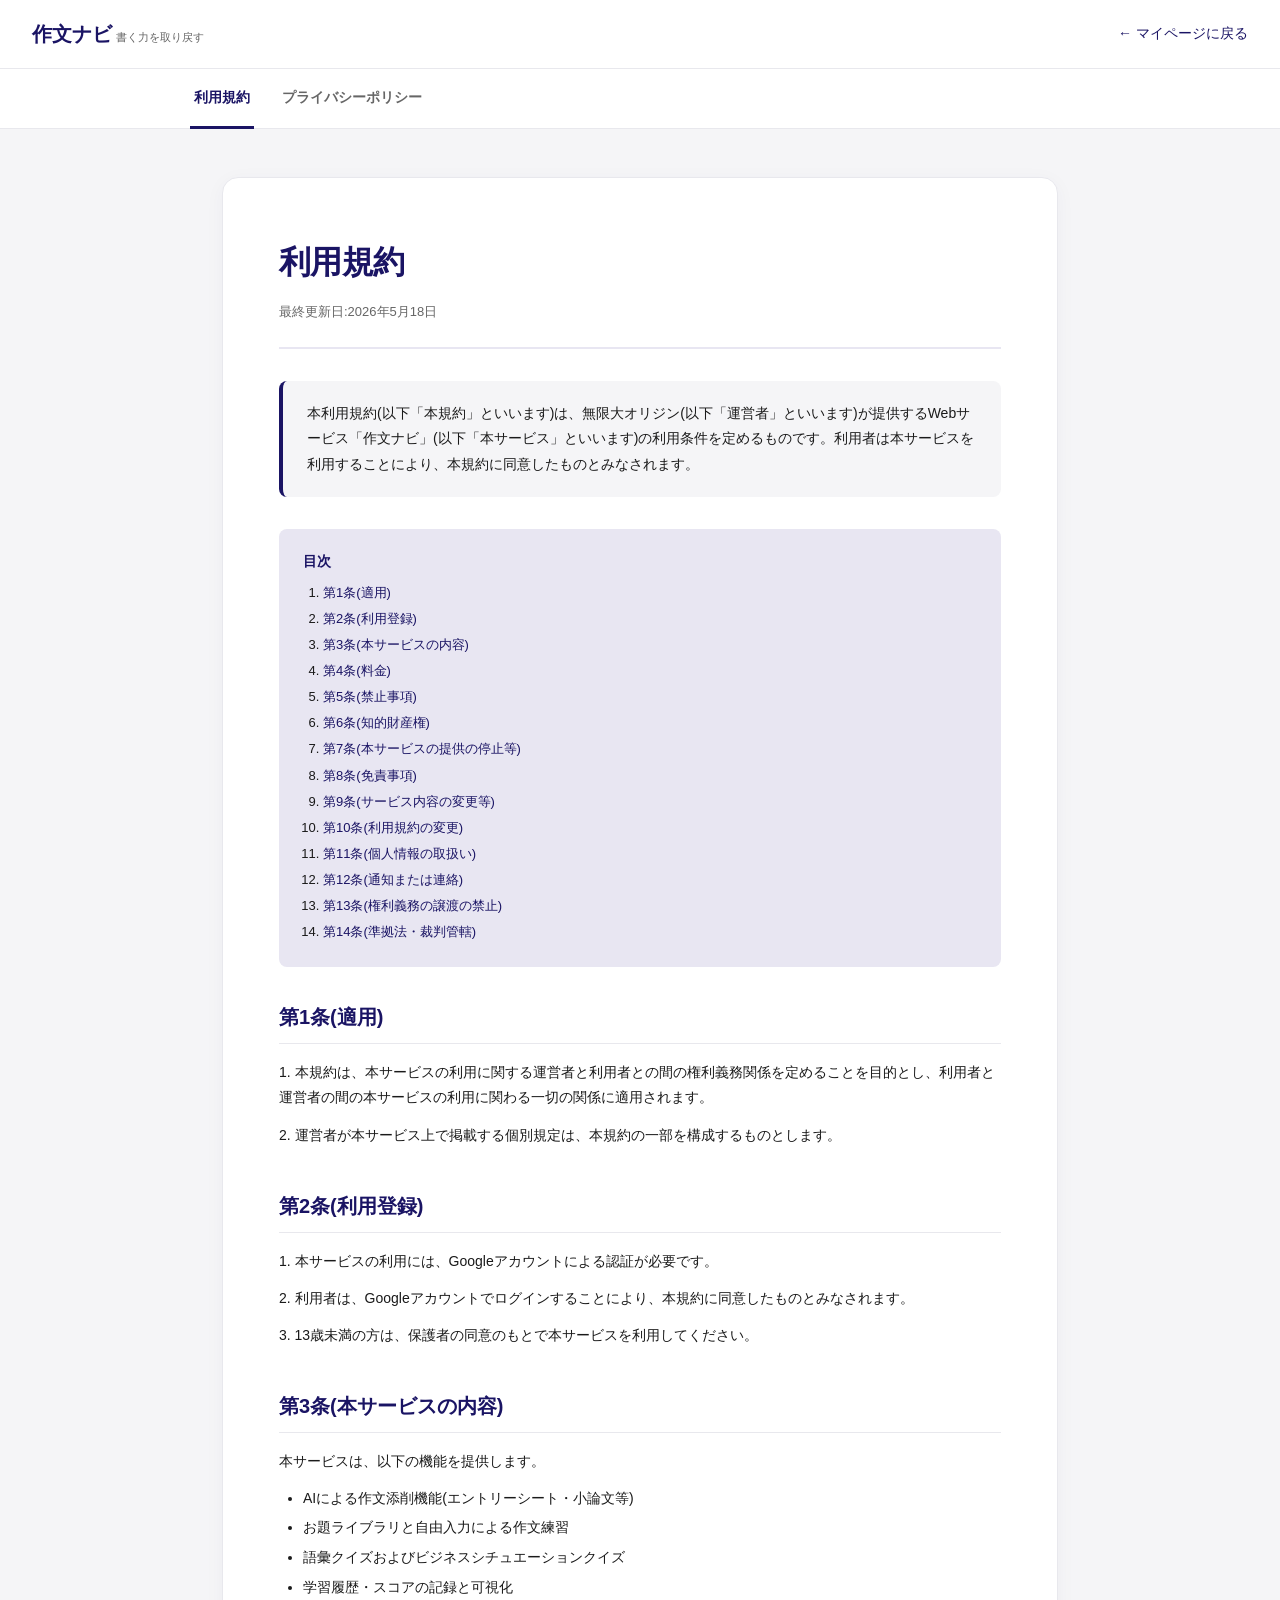
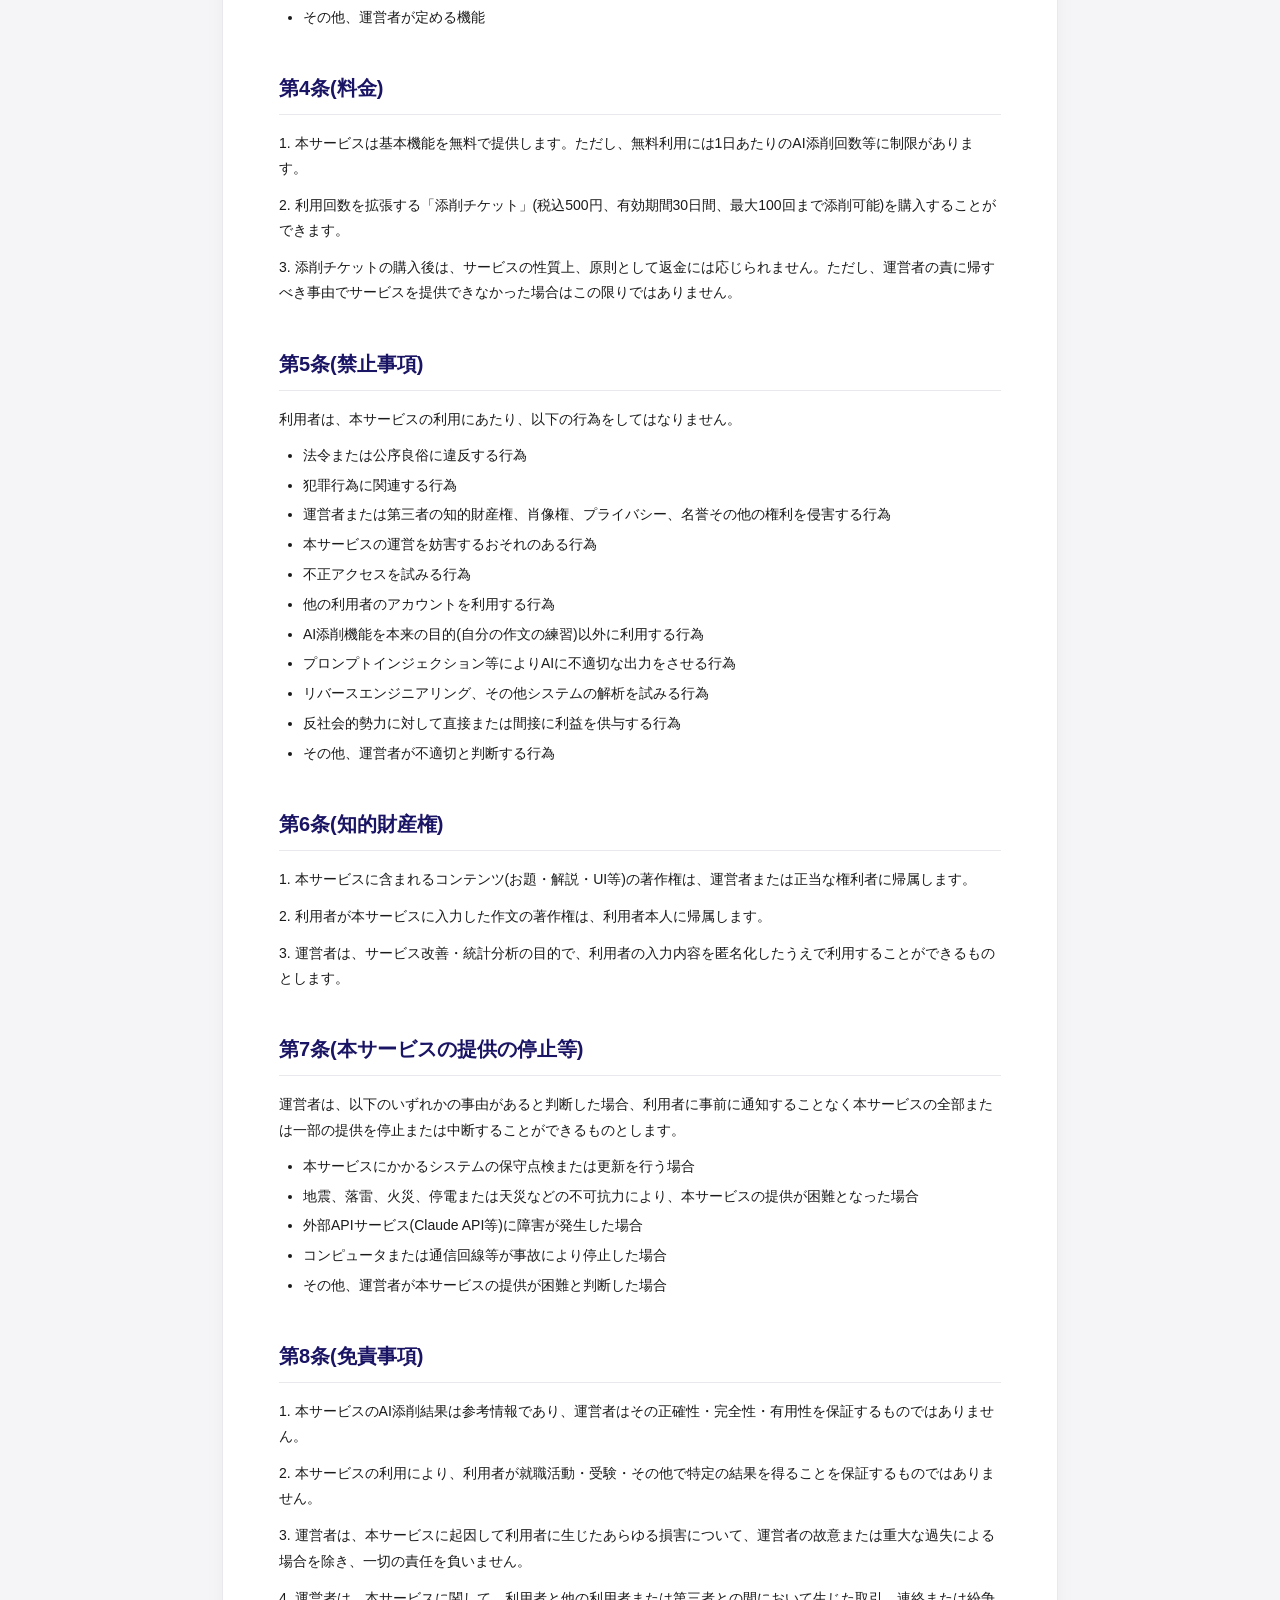
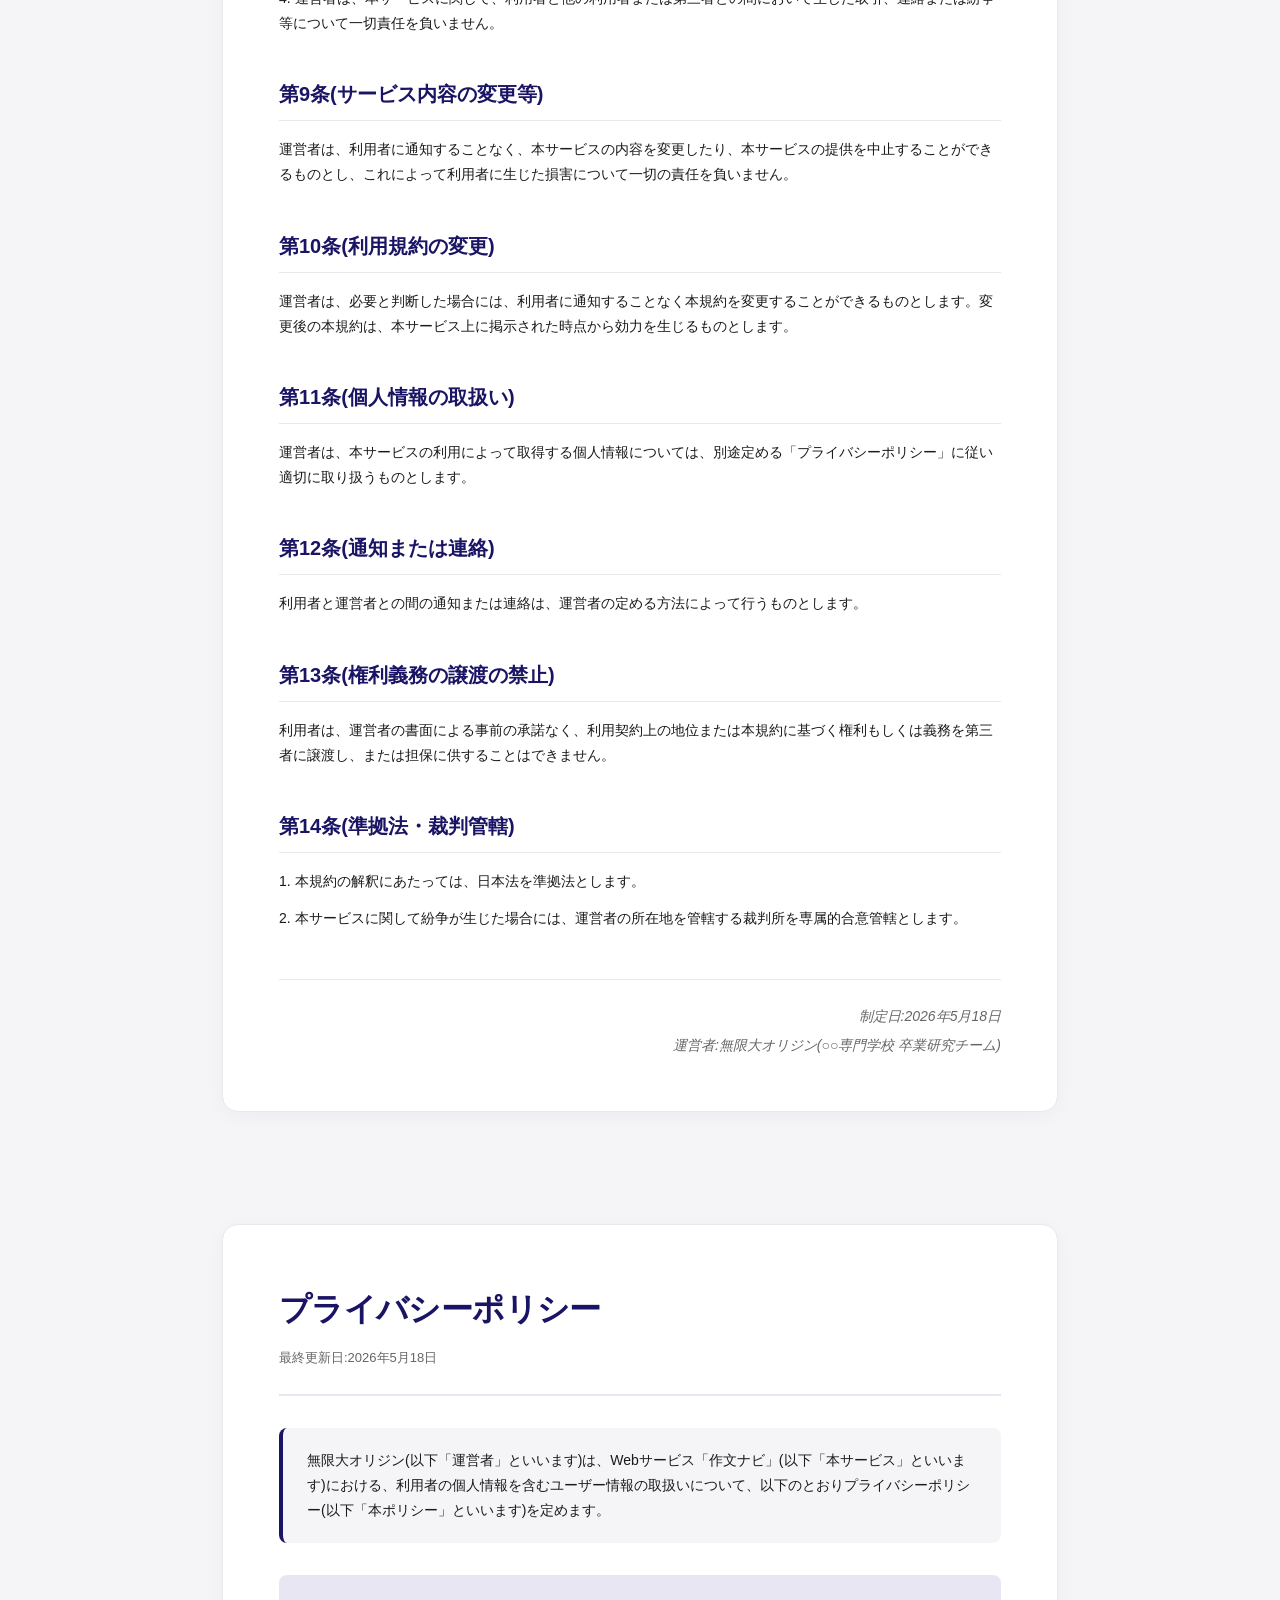
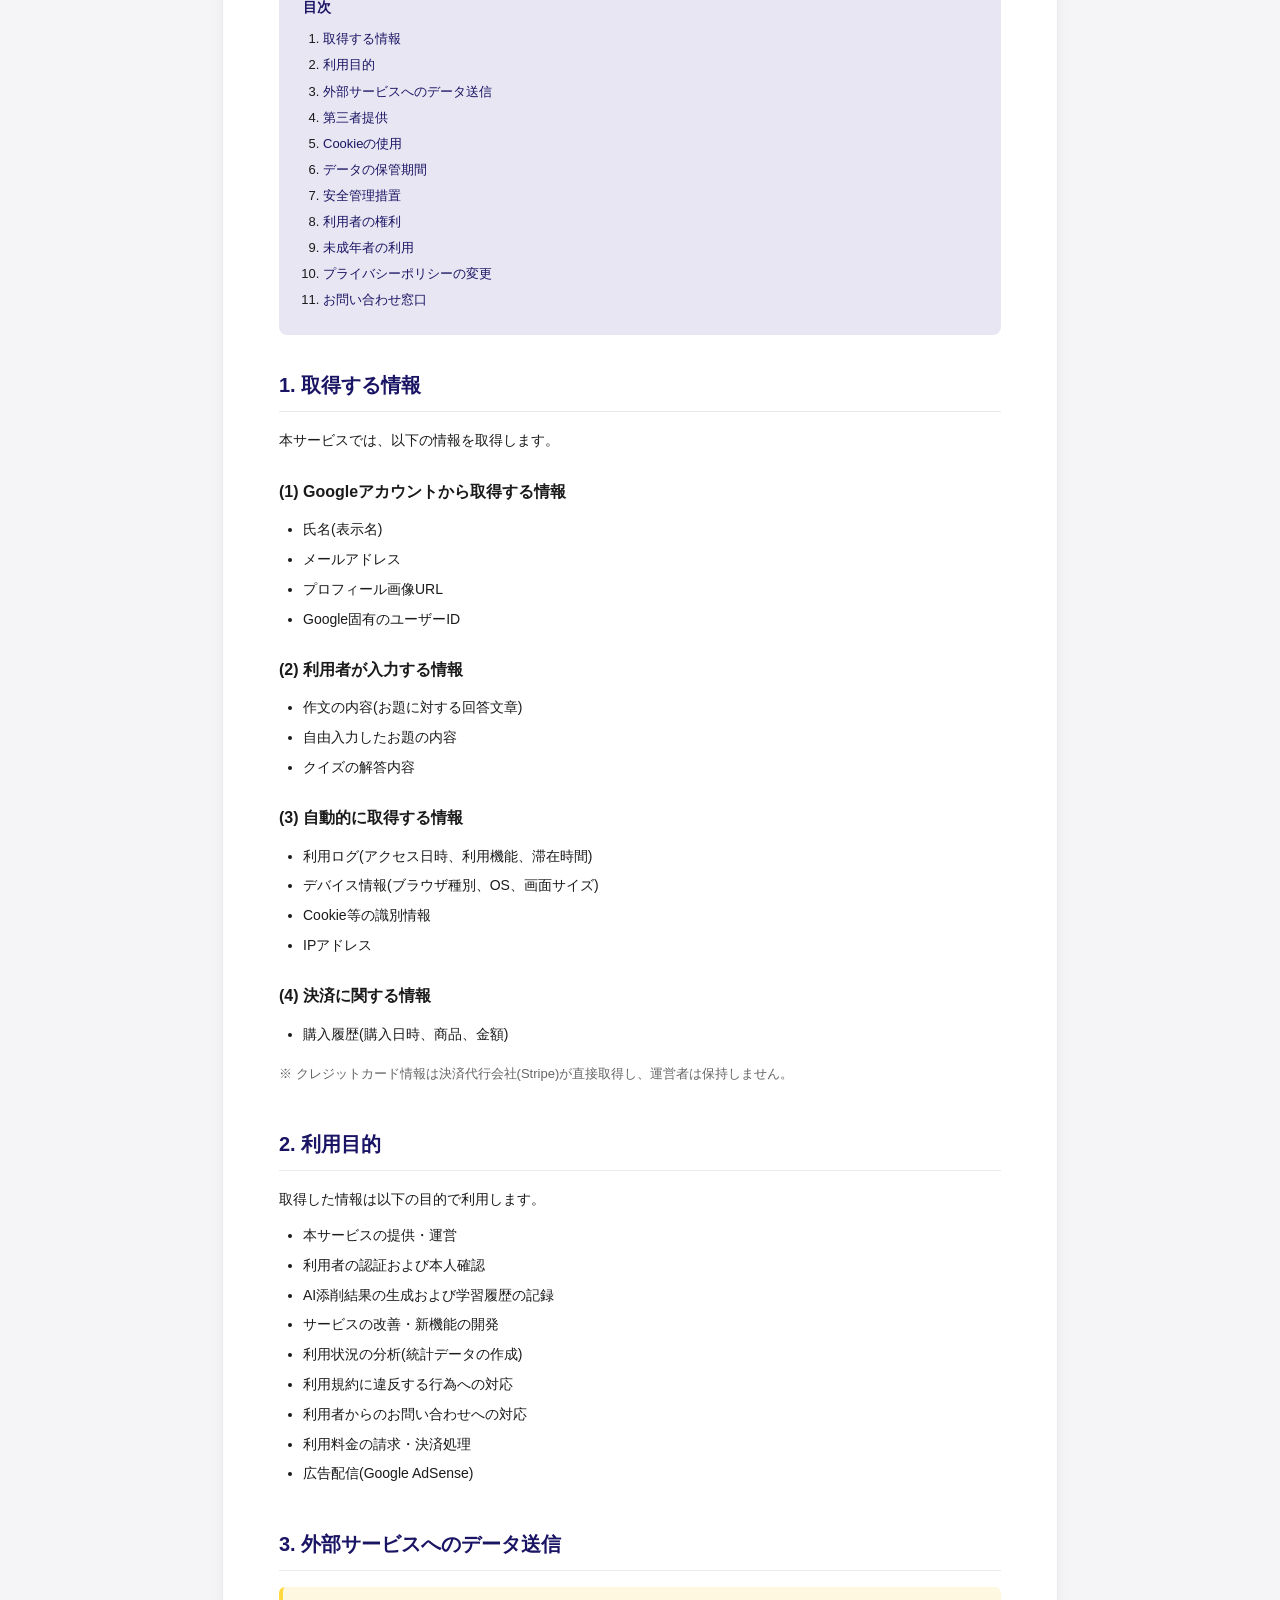
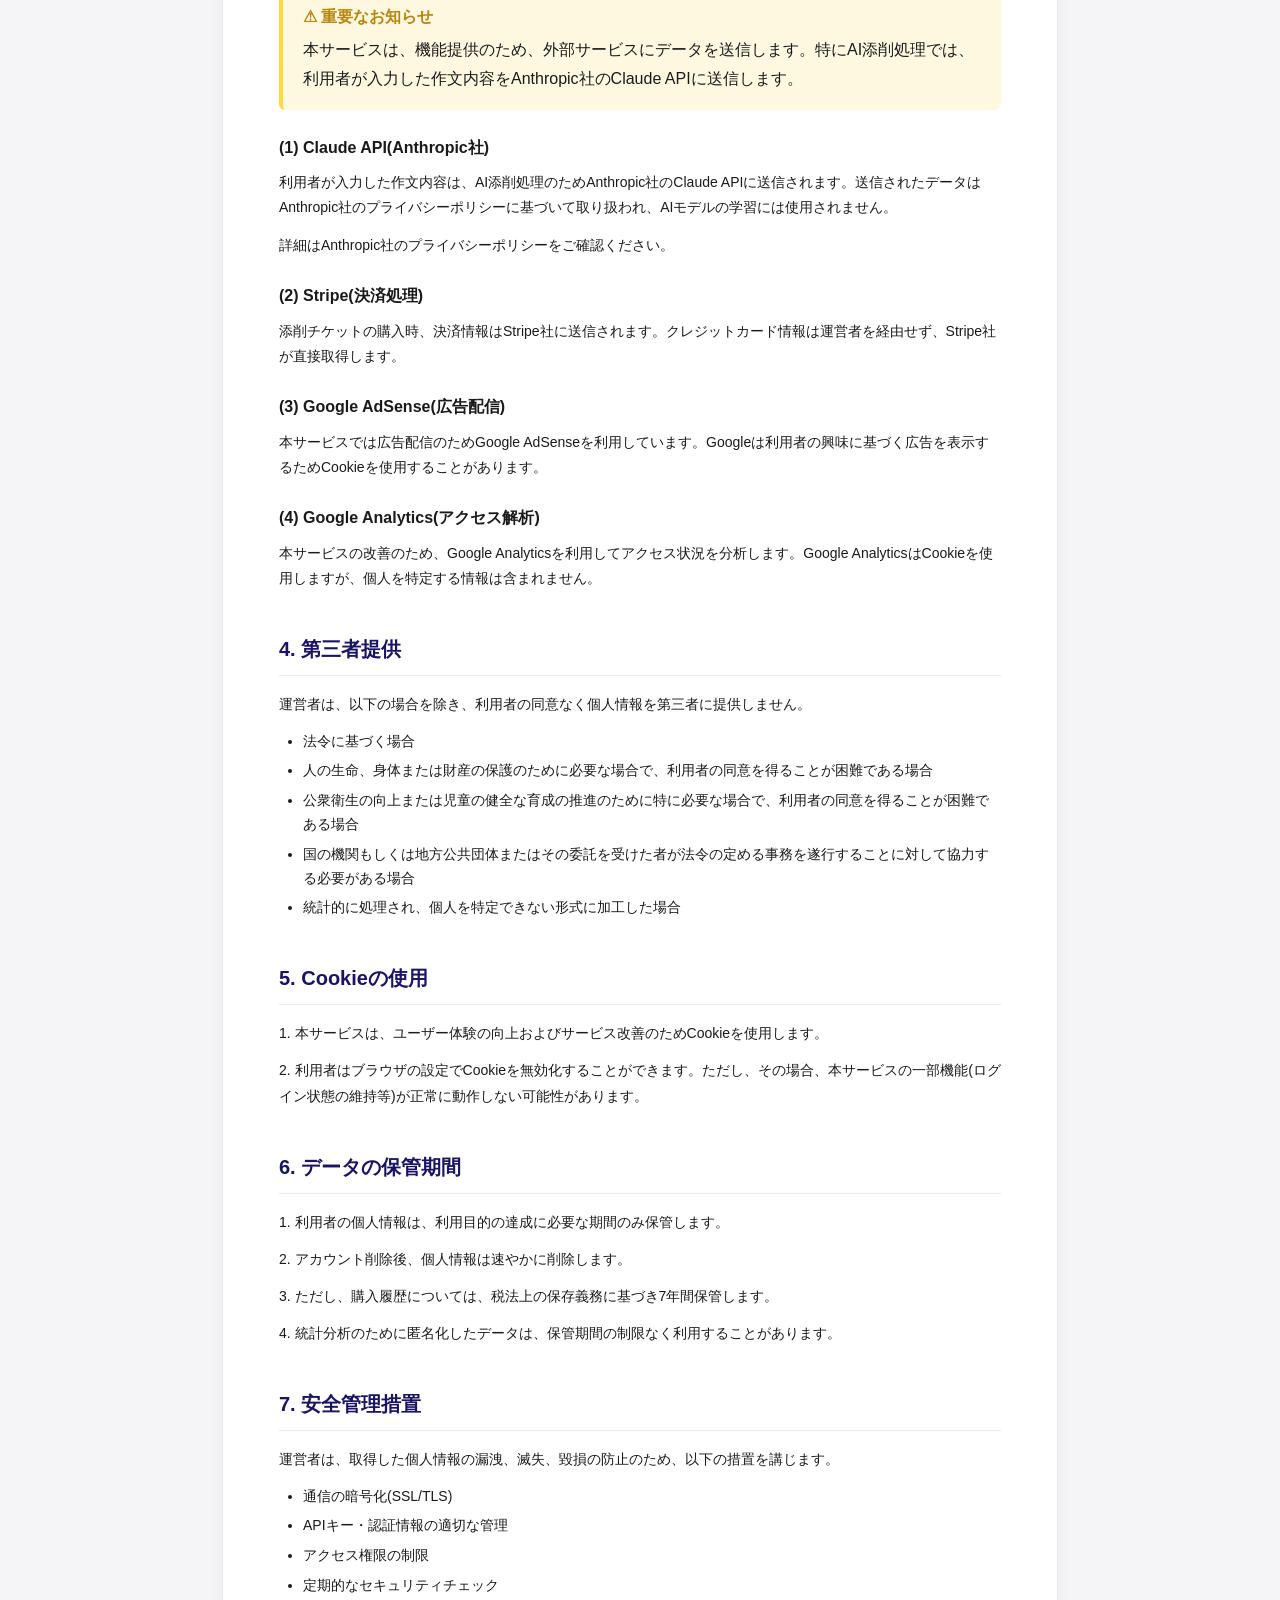
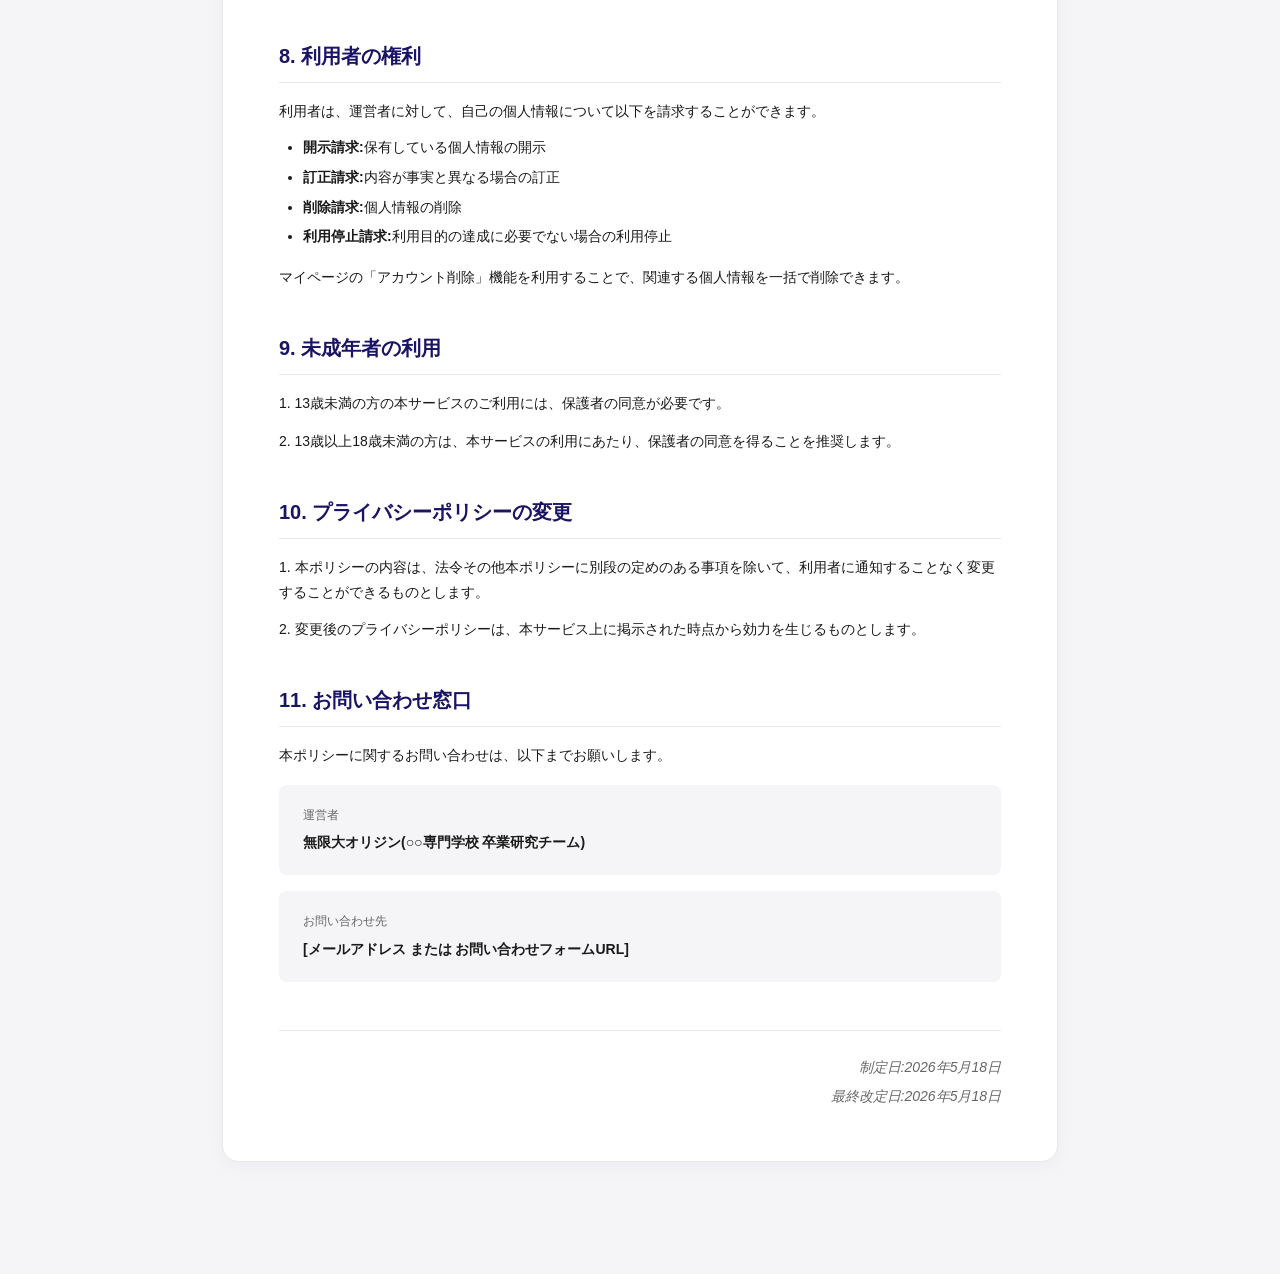
<file: 利用規約_プライバシーポリシー_作文ナビ.html>
<!DOCTYPE html>
<html lang="ja">
<head>
<meta charset="UTF-8">
<meta name="viewport" content="width=device-width, initial-scale=1.0">
<title>利用規約・プライバシーポリシー | 作文ナビ</title>
<link rel="stylesheet" href="kiyaku.css">
</head>
<body>

<!-- サイトヘッダー -->
<header class="site-header">
  <a href="#" class="site-logo">
    作文ナビ<span class="logo-sub">書く力を取り戻す</span>
  </a>
<a href="index.html" class="back-link" id="back-link">← マイページに戻る</a>
</header>

<!-- タブナビ -->
<nav class="tab-nav">
  <div class="tab-nav-inner">
    <a href="#terms" class="tab-link active">利用規約</a>
    <a href="#privacy" class="tab-link">プライバシーポリシー</a>
  </div>
</nav>

<div class="container">

  <!-- ============================ 利用規約 ============================ -->
  <section class="doc-section" id="terms">
    <h1 class="doc-title">利用規約</h1>
    <div class="doc-meta">最終更新日:2026年5月18日</div>

    <div class="lead">
      本利用規約(以下「本規約」といいます)は、無限大オリジン(以下「運営者」といいます)が提供するWebサービス「作文ナビ」(以下「本サービス」といいます)の利用条件を定めるものです。利用者は本サービスを利用することにより、本規約に同意したものとみなされます。
    </div>

    <div class="toc">
      <div class="toc-title">目次</div>
      <ol>
        <li><a href="#t1">第1条(適用)</a></li>
        <li><a href="#t2">第2条(利用登録)</a></li>
        <li><a href="#t3">第3条(本サービスの内容)</a></li>
        <li><a href="#t4">第4条(料金)</a></li>
        <li><a href="#t5">第5条(禁止事項)</a></li>
        <li><a href="#t6">第6条(知的財産権)</a></li>
        <li><a href="#t7">第7条(本サービスの提供の停止等)</a></li>
        <li><a href="#t8">第8条(免責事項)</a></li>
        <li><a href="#t9">第9条(サービス内容の変更等)</a></li>
        <li><a href="#t10">第10条(利用規約の変更)</a></li>
        <li><a href="#t11">第11条(個人情報の取扱い)</a></li>
        <li><a href="#t12">第12条(通知または連絡)</a></li>
        <li><a href="#t13">第13条(権利義務の譲渡の禁止)</a></li>
        <li><a href="#t14">第14条(準拠法・裁判管轄)</a></li>
      </ol>
    </div>

    <h2 id="t1">第1条(適用)</h2>
    <p>1. 本規約は、本サービスの利用に関する運営者と利用者との間の権利義務関係を定めることを目的とし、利用者と運営者の間の本サービスの利用に関わる一切の関係に適用されます。</p>
    <p>2. 運営者が本サービス上で掲載する個別規定は、本規約の一部を構成するものとします。</p>

    <h2 id="t2">第2条(利用登録)</h2>
    <p>1. 本サービスの利用には、Googleアカウントによる認証が必要です。</p>
    <p>2. 利用者は、Googleアカウントでログインすることにより、本規約に同意したものとみなされます。</p>
    <p>3. 13歳未満の方は、保護者の同意のもとで本サービスを利用してください。</p>

    <h2 id="t3">第3条(本サービスの内容)</h2>
    <p>本サービスは、以下の機能を提供します。</p>
    <ul>
      <li>AIによる作文添削機能(エントリーシート・小論文等)</li>
      <li>お題ライブラリと自由入力による作文練習</li>
      <li>語彙クイズおよびビジネスシチュエーションクイズ</li>
      <li>学習履歴・スコアの記録と可視化</li>
      <li>その他、運営者が定める機能</li>
    </ul>

    <h2 id="t4">第4条(料金)</h2>
    <p>1. 本サービスは基本機能を無料で提供します。ただし、無料利用には1日あたりのAI添削回数等に制限があります。</p>
    <p>2. 利用回数を拡張する「添削チケット」(税込500円、有効期間30日間、最大100回まで添削可能)を購入することができます。</p>
    <p>3. 添削チケットの購入後は、サービスの性質上、原則として返金には応じられません。ただし、運営者の責に帰すべき事由でサービスを提供できなかった場合はこの限りではありません。</p>

    <h2 id="t5">第5条(禁止事項)</h2>
    <p>利用者は、本サービスの利用にあたり、以下の行為をしてはなりません。</p>
    <ul>
      <li>法令または公序良俗に違反する行為</li>
      <li>犯罪行為に関連する行為</li>
      <li>運営者または第三者の知的財産権、肖像権、プライバシー、名誉その他の権利を侵害する行為</li>
      <li>本サービスの運営を妨害するおそれのある行為</li>
      <li>不正アクセスを試みる行為</li>
      <li>他の利用者のアカウントを利用する行為</li>
      <li>AI添削機能を本来の目的(自分の作文の練習)以外に利用する行為</li>
      <li>プロンプトインジェクション等によりAIに不適切な出力をさせる行為</li>
      <li>リバースエンジニアリング、その他システムの解析を試みる行為</li>
      <li>反社会的勢力に対して直接または間接に利益を供与する行為</li>
      <li>その他、運営者が不適切と判断する行為</li>
    </ul>

    <h2 id="t6">第6条(知的財産権)</h2>
    <p>1. 本サービスに含まれるコンテンツ(お題・解説・UI等)の著作権は、運営者または正当な権利者に帰属します。</p>
    <p>2. 利用者が本サービスに入力した作文の著作権は、利用者本人に帰属します。</p>
    <p>3. 運営者は、サービス改善・統計分析の目的で、利用者の入力内容を匿名化したうえで利用することができるものとします。</p>

    <h2 id="t7">第7条(本サービスの提供の停止等)</h2>
    <p>運営者は、以下のいずれかの事由があると判断した場合、利用者に事前に通知することなく本サービスの全部または一部の提供を停止または中断することができるものとします。</p>
    <ul>
      <li>本サービスにかかるシステムの保守点検または更新を行う場合</li>
      <li>地震、落雷、火災、停電または天災などの不可抗力により、本サービスの提供が困難となった場合</li>
      <li>外部APIサービス(Claude API等)に障害が発生した場合</li>
      <li>コンピュータまたは通信回線等が事故により停止した場合</li>
      <li>その他、運営者が本サービスの提供が困難と判断した場合</li>
    </ul>

    <h2 id="t8">第8条(免責事項)</h2>
    <p>1. 本サービスのAI添削結果は参考情報であり、運営者はその正確性・完全性・有用性を保証するものではありません。</p>
    <p>2. 本サービスの利用により、利用者が就職活動・受験・その他で特定の結果を得ることを保証するものではありません。</p>
    <p>3. 運営者は、本サービスに起因して利用者に生じたあらゆる損害について、運営者の故意または重大な過失による場合を除き、一切の責任を負いません。</p>
    <p>4. 運営者は、本サービスに関して、利用者と他の利用者または第三者との間において生じた取引、連絡または紛争等について一切責任を負いません。</p>

    <h2 id="t9">第9条(サービス内容の変更等)</h2>
    <p>運営者は、利用者に通知することなく、本サービスの内容を変更したり、本サービスの提供を中止することができるものとし、これによって利用者に生じた損害について一切の責任を負いません。</p>

    <h2 id="t10">第10条(利用規約の変更)</h2>
    <p>運営者は、必要と判断した場合には、利用者に通知することなく本規約を変更することができるものとします。変更後の本規約は、本サービス上に掲示された時点から効力を生じるものとします。</p>

    <h2 id="t11">第11条(個人情報の取扱い)</h2>
    <p>運営者は、本サービスの利用によって取得する個人情報については、別途定める「プライバシーポリシー」に従い適切に取り扱うものとします。</p>

    <h2 id="t12">第12条(通知または連絡)</h2>
    <p>利用者と運営者との間の通知または連絡は、運営者の定める方法によって行うものとします。</p>

    <h2 id="t13">第13条(権利義務の譲渡の禁止)</h2>
    <p>利用者は、運営者の書面による事前の承諾なく、利用契約上の地位または本規約に基づく権利もしくは義務を第三者に譲渡し、または担保に供することはできません。</p>

    <h2 id="t14">第14条(準拠法・裁判管轄)</h2>
    <p>1. 本規約の解釈にあたっては、日本法を準拠法とします。</p>
    <p>2. 本サービスに関して紛争が生じた場合には、運営者の所在地を管轄する裁判所を専属的合意管轄とします。</p>

    <div class="doc-footer">
      <p>制定日:2026年5月18日</p>
      <p>運営者:無限大オリジン(○○専門学校 卒業研究チーム)</p>
    </div>
  </section>

  <div class="section-divider"></div>

  <!-- ============================ プライバシーポリシー ============================ -->
  <section class="doc-section" id="privacy">
    <h1 class="doc-title">プライバシーポリシー</h1>
    <div class="doc-meta">最終更新日:2026年5月18日</div>

    <div class="lead">
      無限大オリジン(以下「運営者」といいます)は、Webサービス「作文ナビ」(以下「本サービス」といいます)における、利用者の個人情報を含むユーザー情報の取扱いについて、以下のとおりプライバシーポリシー(以下「本ポリシー」といいます)を定めます。
    </div>

    <div class="toc">
      <div class="toc-title">目次</div>
      <ol>
        <li><a href="#p1">取得する情報</a></li>
        <li><a href="#p2">利用目的</a></li>
        <li><a href="#p3">外部サービスへのデータ送信</a></li>
        <li><a href="#p4">第三者提供</a></li>
        <li><a href="#p5">Cookieの使用</a></li>
        <li><a href="#p6">データの保管期間</a></li>
        <li><a href="#p7">安全管理措置</a></li>
        <li><a href="#p8">利用者の権利</a></li>
        <li><a href="#p9">未成年者の利用</a></li>
        <li><a href="#p10">プライバシーポリシーの変更</a></li>
        <li><a href="#p11">お問い合わせ窓口</a></li>
      </ol>
    </div>

    <h2 id="p1">1. 取得する情報</h2>
    <p>本サービスでは、以下の情報を取得します。</p>

    <h3>(1) Googleアカウントから取得する情報</h3>
    <ul>
      <li>氏名(表示名)</li>
      <li>メールアドレス</li>
      <li>プロフィール画像URL</li>
      <li>Google固有のユーザーID</li>
    </ul>

    <h3>(2) 利用者が入力する情報</h3>
    <ul>
      <li>作文の内容(お題に対する回答文章)</li>
      <li>自由入力したお題の内容</li>
      <li>クイズの解答内容</li>
    </ul>

    <h3>(3) 自動的に取得する情報</h3>
    <ul>
      <li>利用ログ(アクセス日時、利用機能、滞在時間)</li>
      <li>デバイス情報(ブラウザ種別、OS、画面サイズ)</li>
      <li>Cookie等の識別情報</li>
      <li>IPアドレス</li>
    </ul>

    <h3>(4) 決済に関する情報</h3>
    <ul>
      <li>購入履歴(購入日時、商品、金額)</li>
    </ul>
    <p style="font-size: 13px; color: var(--text-sub);">※ クレジットカード情報は決済代行会社(Stripe)が直接取得し、運営者は保持しません。</p>

    <h2 id="p2">2. 利用目的</h2>
    <p>取得した情報は以下の目的で利用します。</p>
    <ul>
      <li>本サービスの提供・運営</li>
      <li>利用者の認証および本人確認</li>
      <li>AI添削結果の生成および学習履歴の記録</li>
      <li>サービスの改善・新機能の開発</li>
      <li>利用状況の分析(統計データの作成)</li>
      <li>利用規約に違反する行為への対応</li>
      <li>利用者からのお問い合わせへの対応</li>
      <li>利用料金の請求・決済処理</li>
      <li>広告配信(Google AdSense)</li>
    </ul>

    <h2 id="p3">3. 外部サービスへのデータ送信</h2>

    <div class="alert-important">
      <strong>⚠ 重要なお知らせ</strong>
      本サービスは、機能提供のため、外部サービスにデータを送信します。特にAI添削処理では、利用者が入力した作文内容をAnthropic社のClaude APIに送信します。
    </div>

    <h3>(1) Claude API(Anthropic社)</h3>
    <p>利用者が入力した作文内容は、AI添削処理のためAnthropic社のClaude APIに送信されます。送信されたデータはAnthropic社のプライバシーポリシーに基づいて取り扱われ、AIモデルの学習には使用されません。</p>
    <p>詳細はAnthropic社のプライバシーポリシーをご確認ください。</p>

    <h3>(2) Stripe(決済処理)</h3>
    <p>添削チケットの購入時、決済情報はStripe社に送信されます。クレジットカード情報は運営者を経由せず、Stripe社が直接取得します。</p>

    <h3>(3) Google AdSense(広告配信)</h3>
    <p>本サービスでは広告配信のためGoogle AdSenseを利用しています。Googleは利用者の興味に基づく広告を表示するためCookieを使用することがあります。</p>

    <h3>(4) Google Analytics(アクセス解析)</h3>
    <p>本サービスの改善のため、Google Analyticsを利用してアクセス状況を分析します。Google AnalyticsはCookieを使用しますが、個人を特定する情報は含まれません。</p>

    <h2 id="p4">4. 第三者提供</h2>
    <p>運営者は、以下の場合を除き、利用者の同意なく個人情報を第三者に提供しません。</p>
    <ul>
      <li>法令に基づく場合</li>
      <li>人の生命、身体または財産の保護のために必要な場合で、利用者の同意を得ることが困難である場合</li>
      <li>公衆衛生の向上または児童の健全な育成の推進のために特に必要な場合で、利用者の同意を得ることが困難である場合</li>
      <li>国の機関もしくは地方公共団体またはその委託を受けた者が法令の定める事務を遂行することに対して協力する必要がある場合</li>
      <li>統計的に処理され、個人を特定できない形式に加工した場合</li>
    </ul>

    <h2 id="p5">5. Cookieの使用</h2>
    <p>1. 本サービスは、ユーザー体験の向上およびサービス改善のためCookieを使用します。</p>
    <p>2. 利用者はブラウザの設定でCookieを無効化することができます。ただし、その場合、本サービスの一部機能(ログイン状態の維持等)が正常に動作しない可能性があります。</p>

    <h2 id="p6">6. データの保管期間</h2>
    <p>1. 利用者の個人情報は、利用目的の達成に必要な期間のみ保管します。</p>
    <p>2. アカウント削除後、個人情報は速やかに削除します。</p>
    <p>3. ただし、購入履歴については、税法上の保存義務に基づき7年間保管します。</p>
    <p>4. 統計分析のために匿名化したデータは、保管期間の制限なく利用することがあります。</p>

    <h2 id="p7">7. 安全管理措置</h2>
    <p>運営者は、取得した個人情報の漏洩、滅失、毀損の防止のため、以下の措置を講じます。</p>
    <ul>
      <li>通信の暗号化(SSL/TLS)</li>
      <li>APIキー・認証情報の適切な管理</li>
      <li>アクセス権限の制限</li>
      <li>定期的なセキュリティチェック</li>
    </ul>

    <h2 id="p8">8. 利用者の権利</h2>
    <p>利用者は、運営者に対して、自己の個人情報について以下を請求することができます。</p>
    <ul>
      <li><strong>開示請求:</strong>保有している個人情報の開示</li>
      <li><strong>訂正請求:</strong>内容が事実と異なる場合の訂正</li>
      <li><strong>削除請求:</strong>個人情報の削除</li>
      <li><strong>利用停止請求:</strong>利用目的の達成に必要でない場合の利用停止</li>
    </ul>
    <p>マイページの「アカウント削除」機能を利用することで、関連する個人情報を一括で削除できます。</p>

    <h2 id="p9">9. 未成年者の利用</h2>
    <p>1. 13歳未満の方の本サービスのご利用には、保護者の同意が必要です。</p>
    <p>2. 13歳以上18歳未満の方は、本サービスの利用にあたり、保護者の同意を得ることを推奨します。</p>

    <h2 id="p10">10. プライバシーポリシーの変更</h2>
    <p>1. 本ポリシーの内容は、法令その他本ポリシーに別段の定めのある事項を除いて、利用者に通知することなく変更することができるものとします。</p>
    <p>2. 変更後のプライバシーポリシーは、本サービス上に掲示された時点から効力を生じるものとします。</p>

    <h2 id="p11">11. お問い合わせ窓口</h2>
    <p>本ポリシーに関するお問い合わせは、以下までお願いします。</p>

    <div class="contact-box">
      <div class="contact-label">運営者</div>
      <div class="contact-value">無限大オリジン(○○専門学校 卒業研究チーム)</div>
    </div>

    <div class="contact-box">
      <div class="contact-label">お問い合わせ先</div>
      <div class="contact-value">[メールアドレス または お問い合わせフォームURL]</div>
    </div>

    <div class="doc-footer">
      <p>制定日:2026年5月18日</p>
      <p>最終改定日:2026年5月18日</p>
    </div>
  </section>
</div>

<script>
  // タブナビのスクロール連動
  const tabLinks = document.querySelectorAll('.tab-link');
  const sections = [document.getElementById('terms'), document.getElementById('privacy')];

  function updateActiveTab() {
    const scrollPos = window.scrollY + 200;
    let activeIdx = 0;
    sections.forEach((sec, i) => {
      if (sec.offsetTop <= scrollPos) activeIdx = i;
    });
    tabLinks.forEach((link, i) => {
      link.classList.toggle('active', i === activeIdx);
    });
  }

  window.addEventListener('scroll', updateActiveTab);
  tabLinks.forEach(link => {
    link.addEventListener('click', (e) => {
      e.preventDefault();
      const target = document.querySelector(link.getAttribute('href'));
      window.scrollTo({ top: target.offsetTop - 120, behavior: 'smooth' });
    });
  });
  // kiyaku.html の <script> に追記
const backLink = document.getElementById('back-link');
const returnScreenId = sessionStorage.getItem('returnScreenId');

if (returnScreenId) {
  // 戻り先の画面IDをURLのハッシュに乗せてメインアプリへ戻る
  backLink.href = `index.html#${returnScreenId}`;
}
</script>

</body>
</html>
</file>
<file: kiyaku.css>
:root {
    --primary: #1A1464;
    --primary-light: #3D3787;
    --primary-soft: #E8E6F2;
    --accent: #FFD93D;
    --bg: #F5F5F7;
    --text: #1A1A1A;
    --text-sub: #666;
    --border: #D1D1D8;
    --border-light: #E8E8ED;
    --warning-bg: #FFF8E0;
    --warning-border: #FFD93D;
}

  * { box-sizing: border-box; margin: 0; padding: 0; }

  body {
    font-family: 'Hiragino Sans', 'Yu Gothic', 'Meiryo', sans-serif;
    background: var(--bg);
    color: var(--text);
    line-height: 1.8;
  }

  /* ヘッダー */
  .site-header {
    background: white;
    border-bottom: 1px solid var(--border-light);
    padding: 16px 32px;
    display: flex;
    justify-content: space-between;
    align-items: center;
    position: sticky;
    top: 0;
    z-index: 10;
  }

  .site-logo {
    font-weight: 700;
    font-size: 20px;
    color: var(--primary);
    text-decoration: none;
  }

  .site-logo .logo-sub {
    font-size: 11px;
    color: var(--text-sub);
    font-weight: 400;
    margin-left: 4px;
  }

  .back-link {
    color: var(--primary);
    text-decoration: none;
    font-size: 14px;
    display: flex;
    align-items: center;
    gap: 4px;
  }

  .back-link:hover { text-decoration: underline; }

  /* タブナビゲーション */
  .tab-nav {
    background: white;
    border-bottom: 1px solid var(--border-light);
    padding: 0 32px;
    position: sticky;
    top: 65px;
    z-index: 9;
  }

  .tab-nav-inner {
    max-width: 900px;
    margin: 0 auto;
    display: flex;
    gap: 24px;
  }

  .tab-link {
    padding: 16px 4px;
    color: var(--text-sub);
    text-decoration: none;
    font-size: 14px;
    font-weight: 600;
    border-bottom: 3px solid transparent;
    margin-bottom: -1px;
    transition: color 0.2s, border-color 0.2s;
  }

  .tab-link:hover { color: var(--primary); }
  .tab-link.active {
    color: var(--primary);
    border-bottom-color: var(--primary);
  }

  /* メインコンテンツ */
  .container {
    max-width: 900px;
    margin: 0 auto;
    padding: 48px 32px 80px;
  }

  .doc-section {
    background: white;
    border-radius: 16px;
    padding: 56px 56px 48px;
    box-shadow: 0 4px 20px rgba(26, 20, 100, 0.04);
    border: 1px solid var(--border-light);
    margin-bottom: 32px;
  }

  .doc-title {
    font-size: 32px;
    font-weight: 700;
    color: var(--primary);
    margin-bottom: 8px;
    letter-spacing: -0.02em;
  }

  .doc-meta {
    font-size: 13px;
    color: var(--text-sub);
    margin-bottom: 32px;
    padding-bottom: 24px;
    border-bottom: 2px solid var(--primary-soft);
  }

  .lead {
    font-size: 14px;
    color: var(--text);
    margin-bottom: 32px;
    padding: 20px 24px;
    background: var(--bg);
    border-radius: 8px;
    border-left: 4px solid var(--primary);
  }

  h2 {
    font-size: 20px;
    font-weight: 700;
    color: var(--primary);
    margin: 40px 0 16px;
    padding-bottom: 8px;
    border-bottom: 1px solid var(--border-light);
  }

  h2:first-of-type { margin-top: 0; }

  h3 {
    font-size: 16px;
    font-weight: 700;
    color: var(--text);
    margin: 24px 0 8px;
  }

  p {
    font-size: 14px;
    margin-bottom: 12px;
    line-height: 1.8;
  }

  ul {
    margin: 12px 0 16px;
    padding-left: 24px;
  }

  li {
    font-size: 14px;
    margin-bottom: 6px;
    line-height: 1.7;
  }

  /* 重要なお知らせ */
  .alert-important {
    background: var(--warning-bg);
    border-left: 4px solid var(--warning-border);
    padding: 16px 20px;
    border-radius: 6px;
    margin: 16px 0 24px;
  }

  .alert-important strong {
    display: block;
    margin-bottom: 4px;
    color: #B8860B;
  }

  /* 目次 */
  .toc {
    background: var(--primary-soft);
    border-radius: 8px;
    padding: 20px 24px;
    margin-bottom: 32px;
  }

  .toc-title {
    font-weight: 700;
    font-size: 14px;
    color: var(--primary);
    margin-bottom: 8px;
  }

  .toc ol {
    padding-left: 20px;
    margin: 0;
  }

  .toc li {
    font-size: 13px;
    margin-bottom: 4px;
  }

  .toc a {
    color: var(--primary);
    text-decoration: none;
  }

  .toc a:hover { text-decoration: underline; }

  /* フッター */
  .doc-footer {
    text-align: right;
    margin-top: 48px;
    padding-top: 24px;
    border-top: 1px solid var(--border-light);
    font-size: 12px;
    color: var(--text-sub);
    font-style: italic;
  }

  .doc-footer p { margin-bottom: 4px; }

  /* お問い合わせ情報 */
  .contact-box {
    background: var(--bg);
    border-radius: 8px;
    padding: 20px 24px;
    margin: 16px 0;
  }

  .contact-box .contact-label {
    font-size: 12px;
    color: var(--text-sub);
    margin-bottom: 4px;
  }

  .contact-box .contact-value {
    font-size: 14px;
    font-weight: 600;
  }

  /* セクション間の区切り */
  .section-divider {
    height: 80px;
  }

  /* レスポンシブ */
  @media (max-width: 768px) {
    .doc-section {
      padding: 32px 24px;
    }
    .doc-title { font-size: 24px; }
    h2 { font-size: 18px; }
    .container { padding: 24px 16px 48px; }
    .tab-nav { padding: 0 16px; }
    .site-header { padding: 12px 16px; }
  }
</file>
